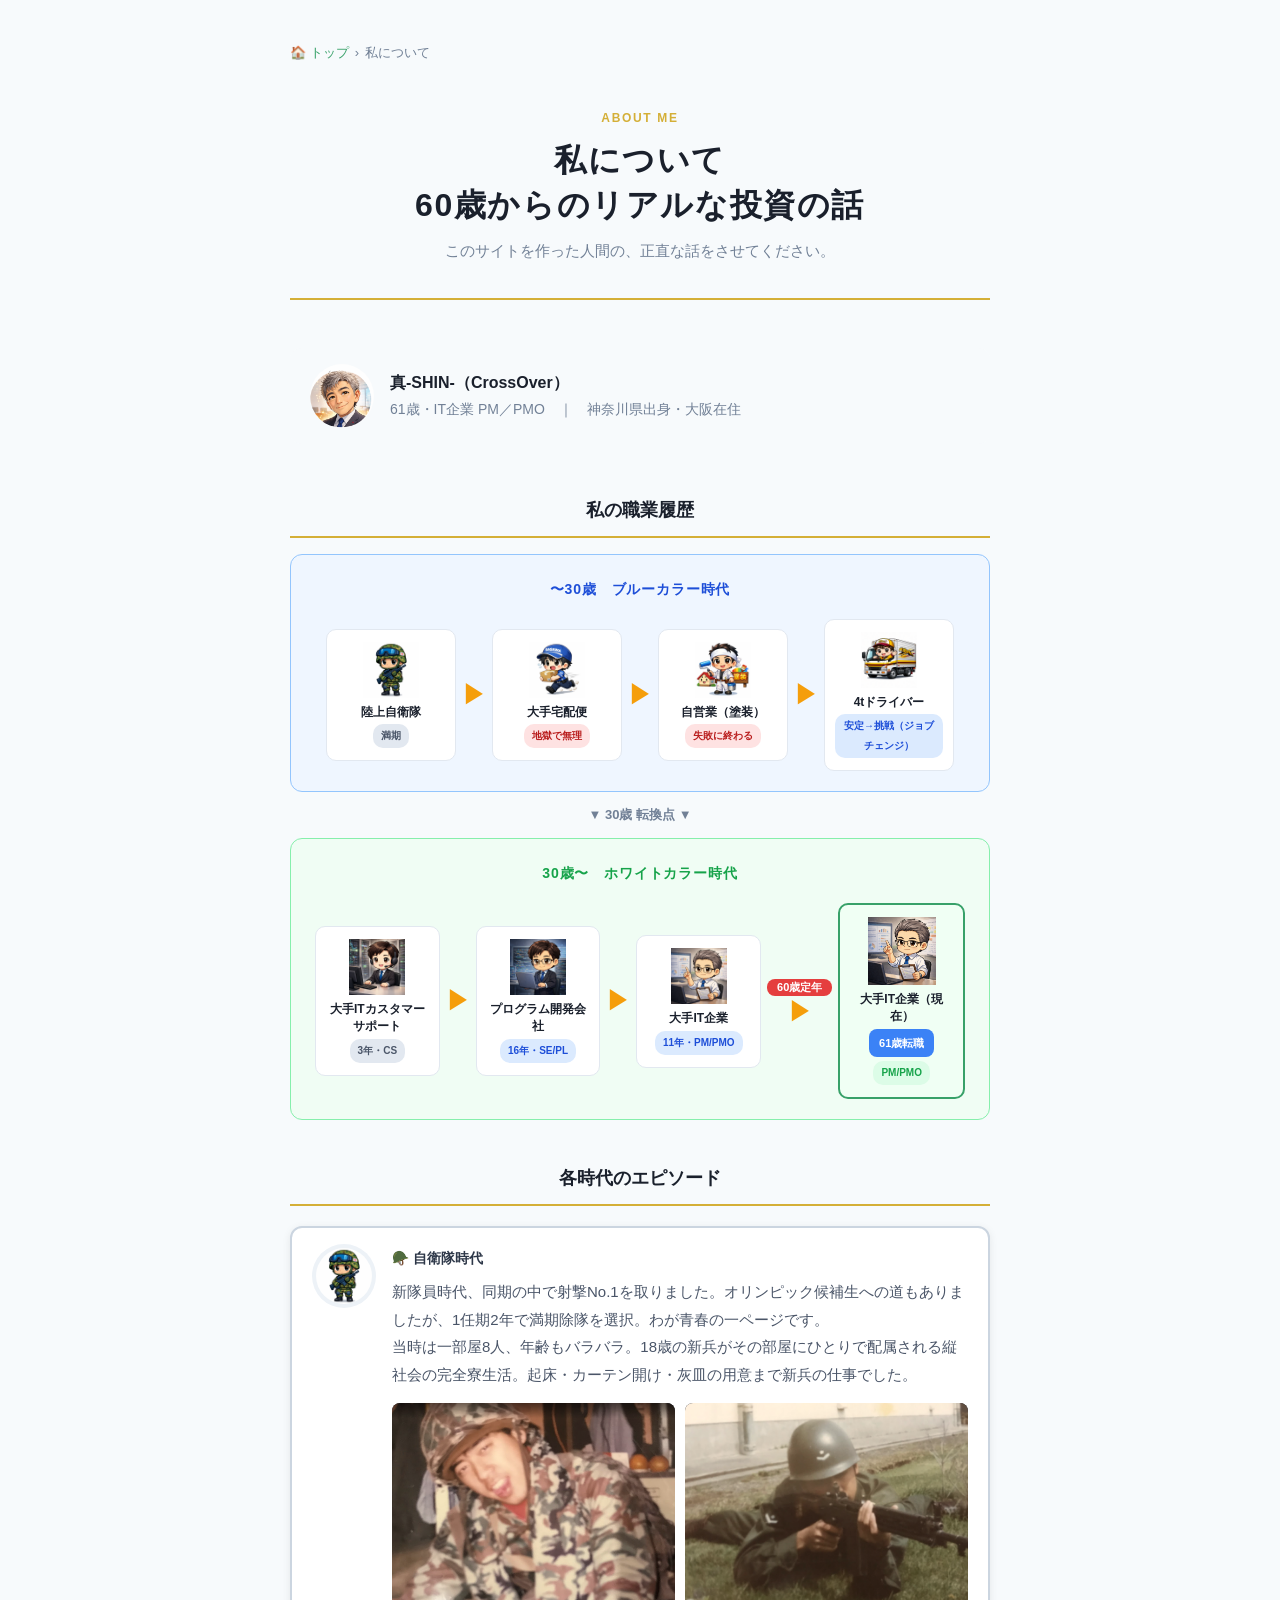
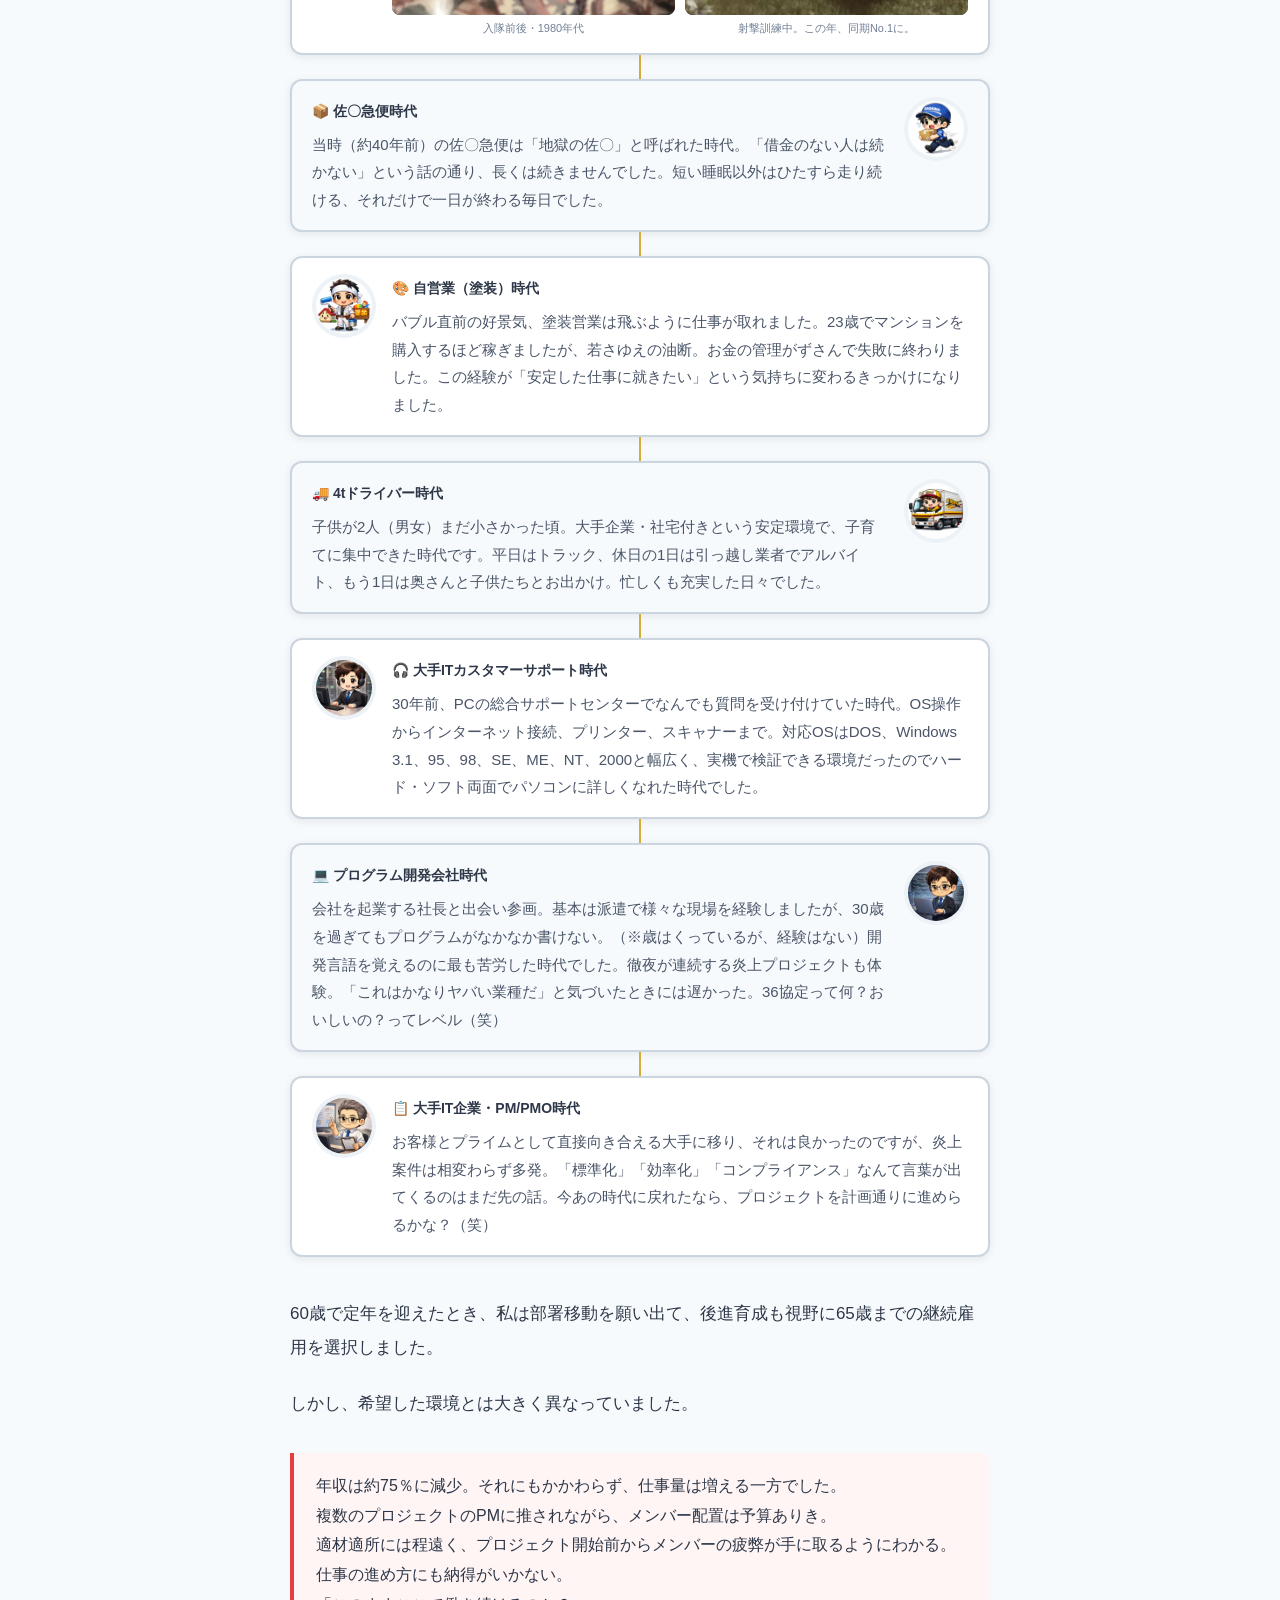
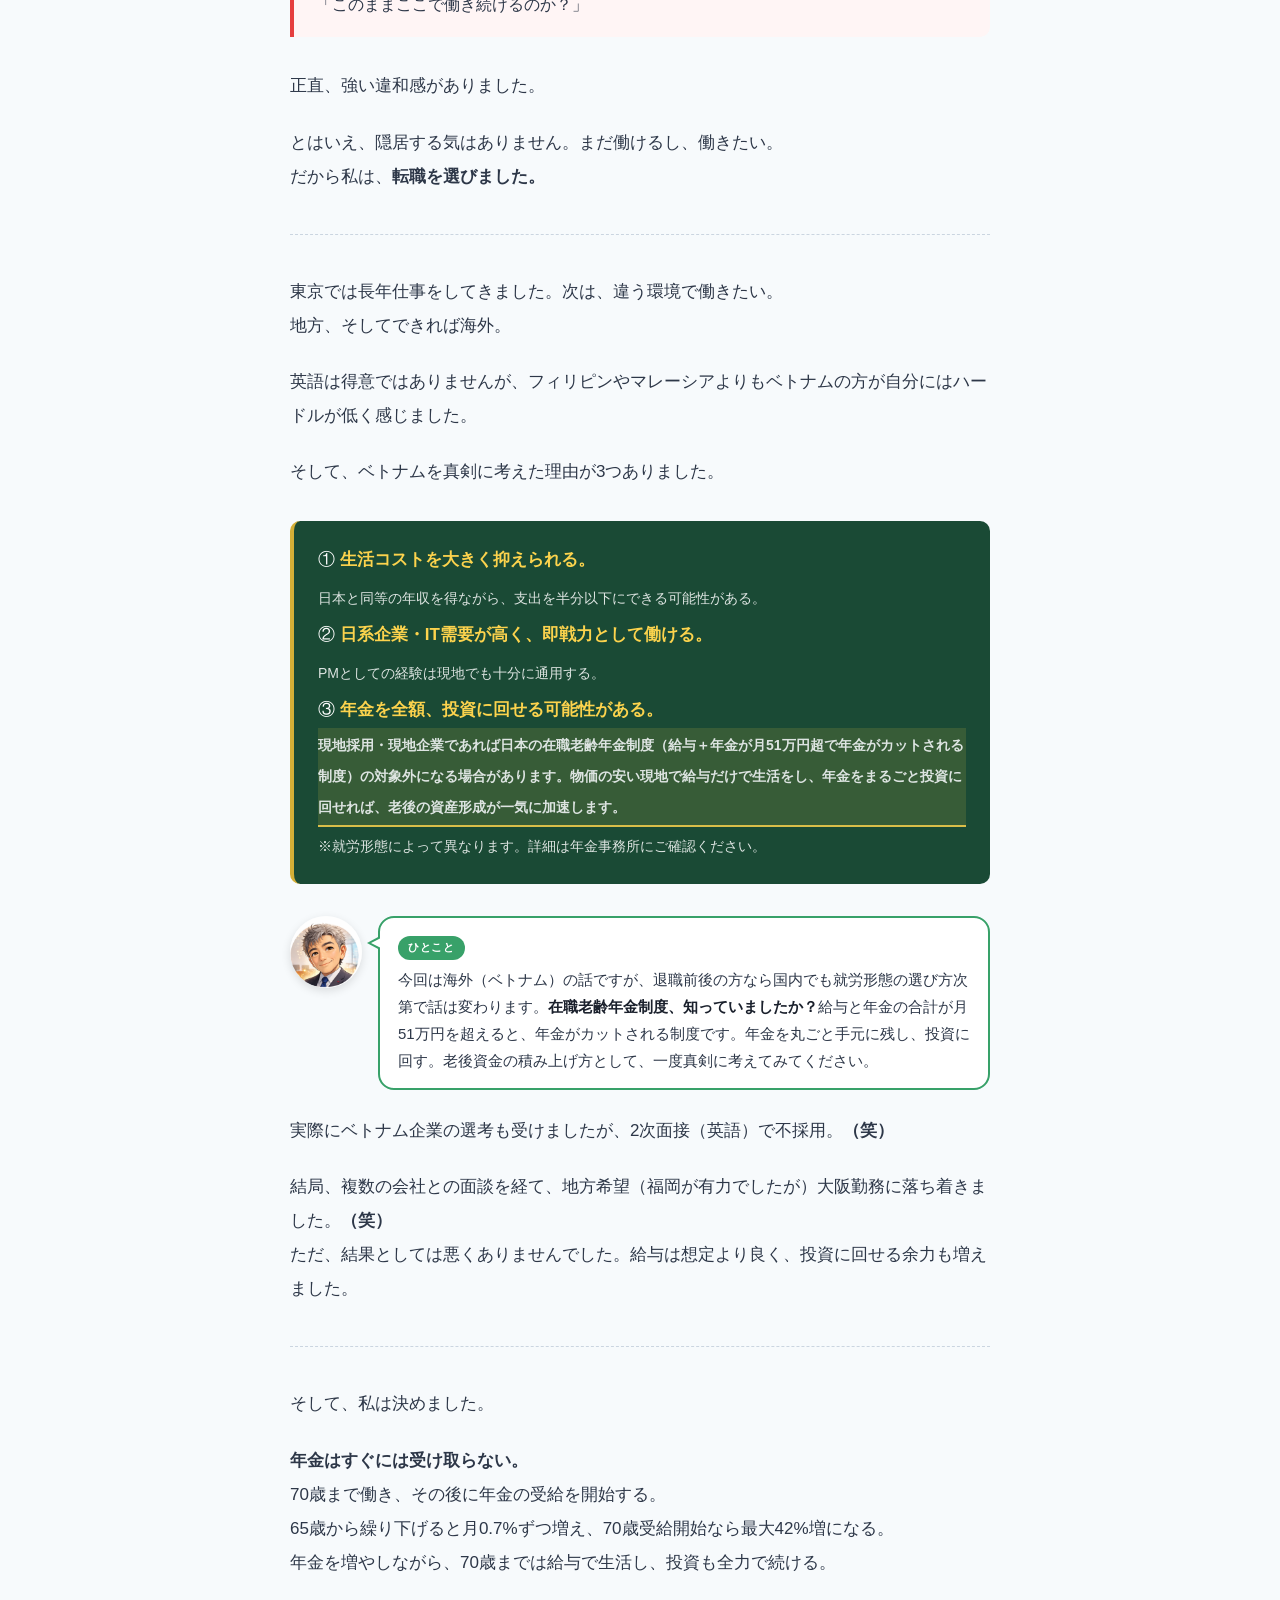
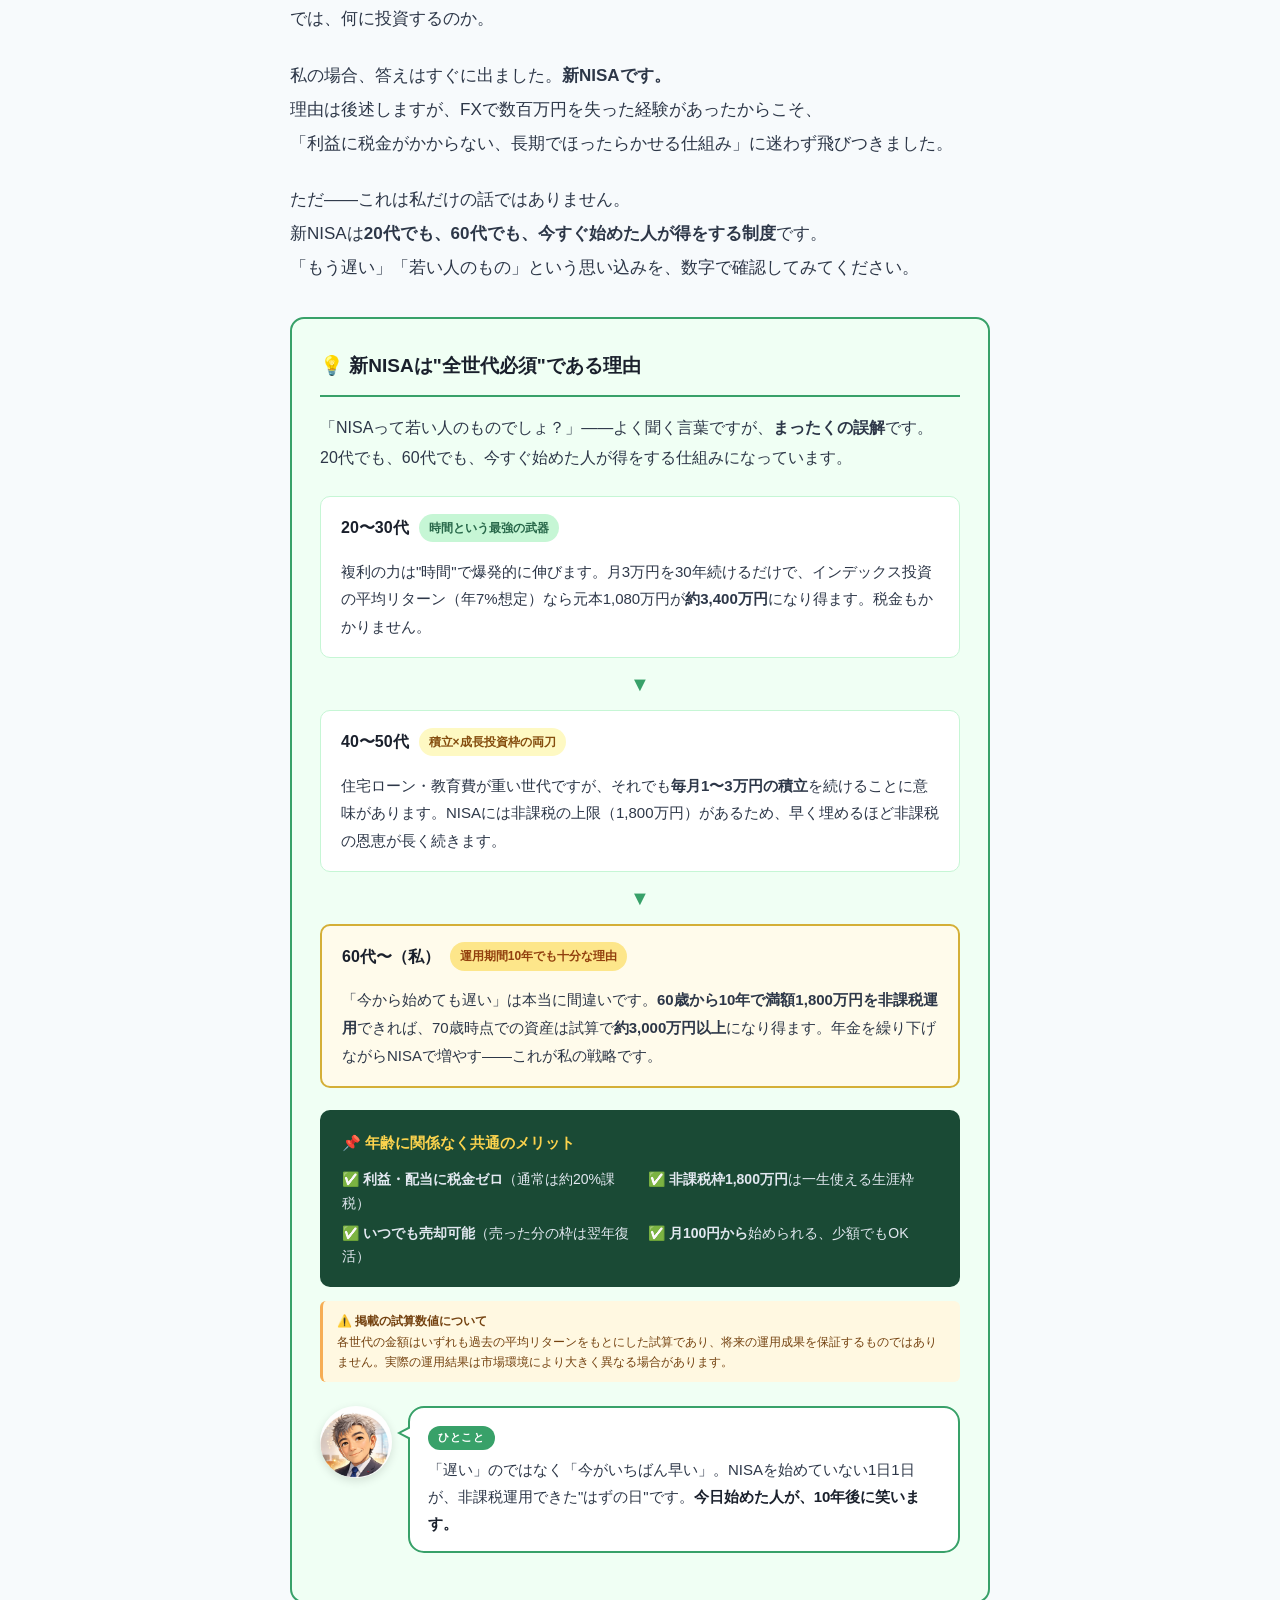
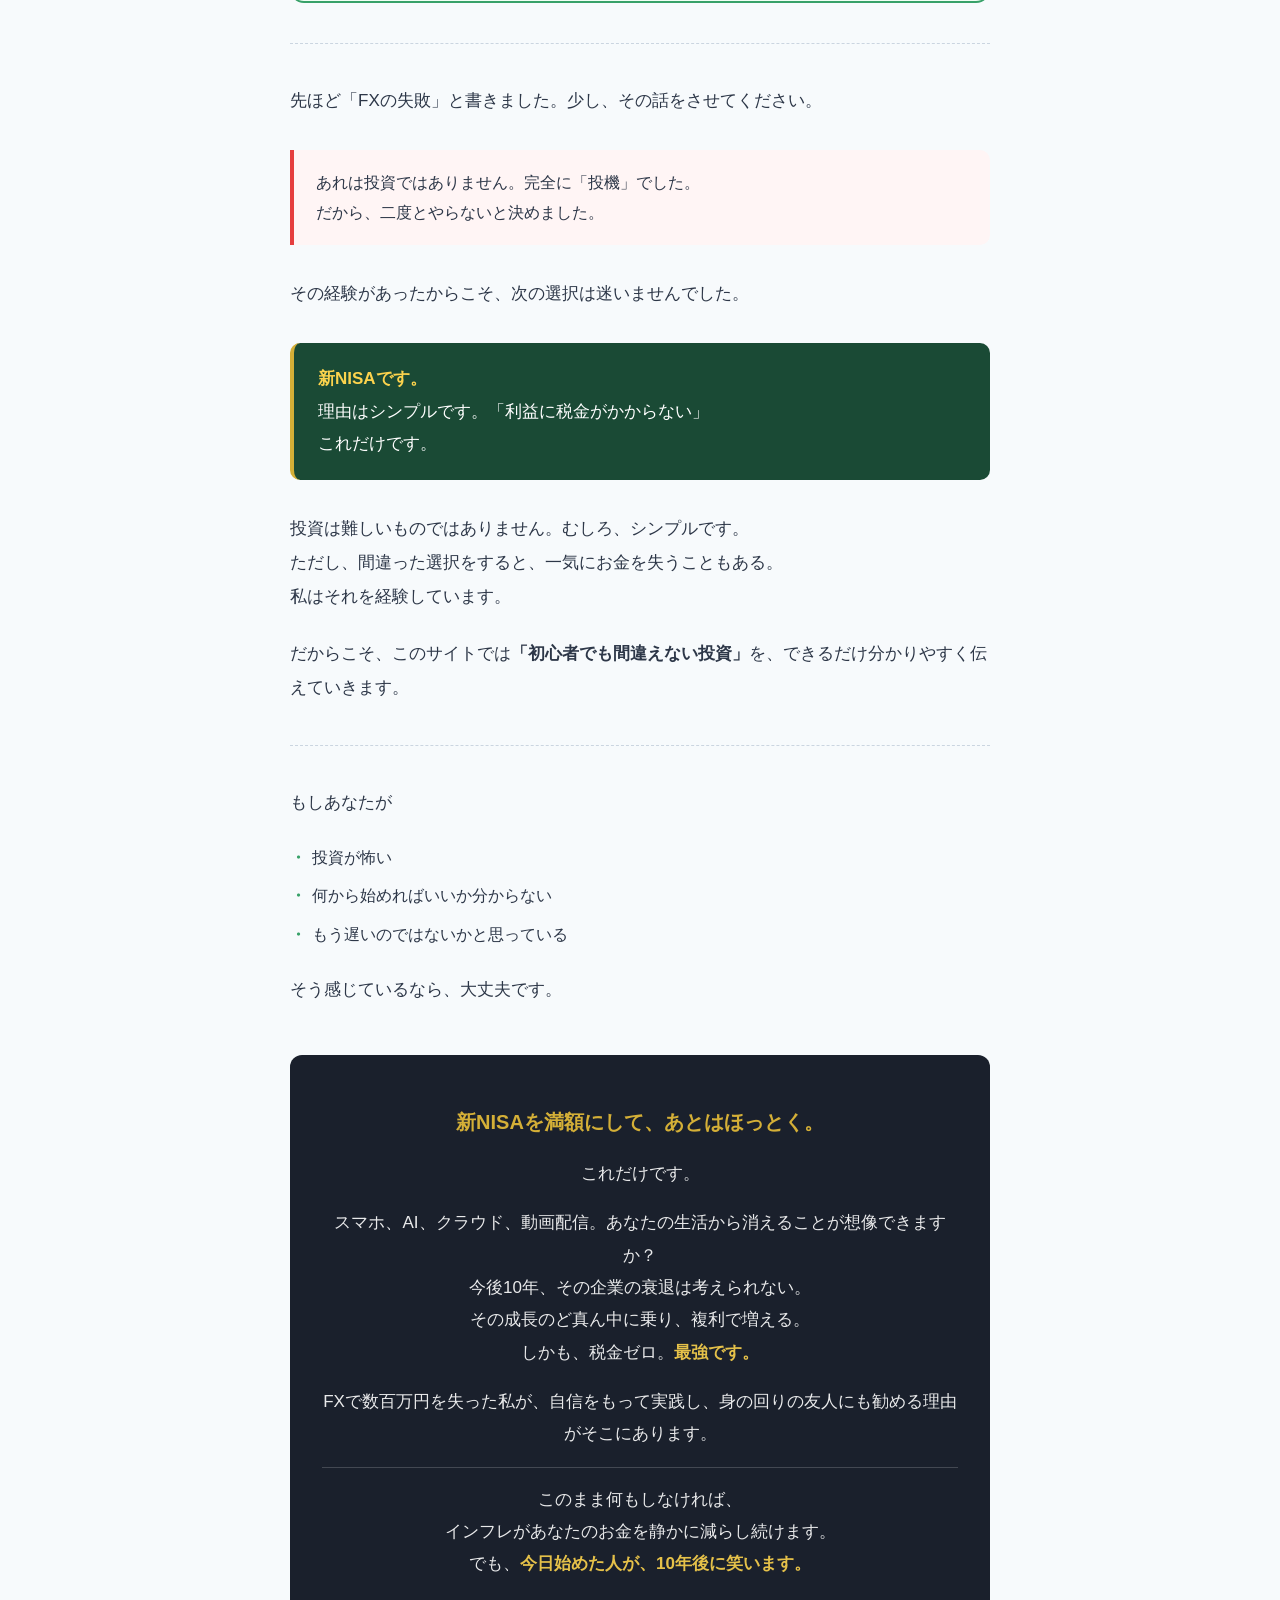
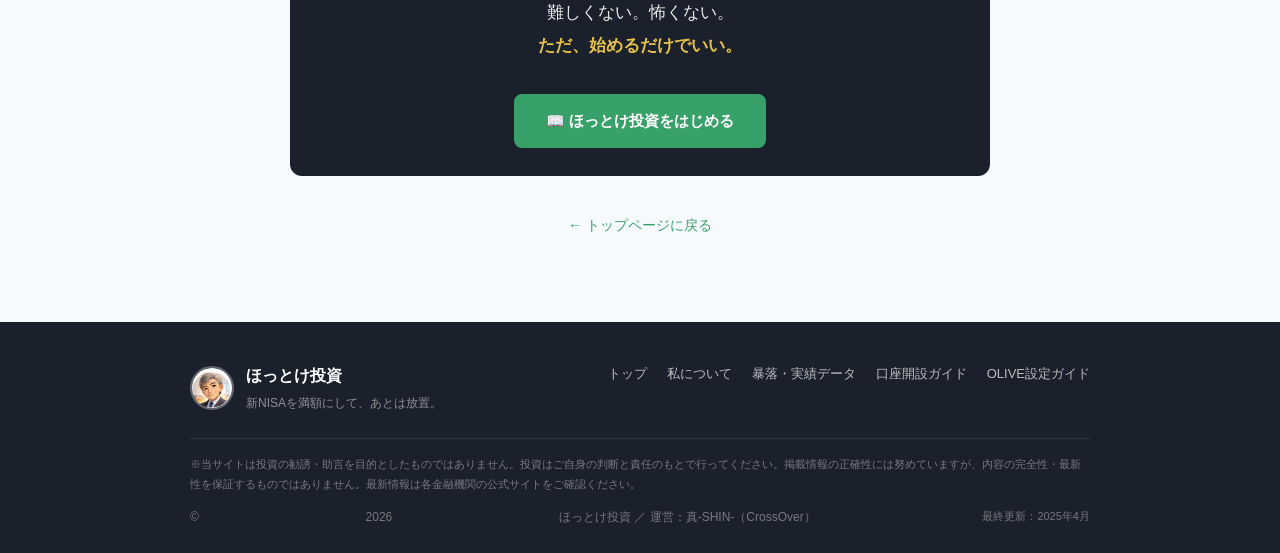
<file: about.html>
<!DOCTYPE html>
<html lang="ja">
<head>
  <meta charset="UTF-8">
  <meta name="viewport" content="width=device-width, initial-scale=1.0">
  <title>私について｜60歳からのリアルな投資の話 - 初心者のための新NISA完全ガイド</title>
  <meta name="description" content="60歳で転職・引越し・新NISAをスタート。FXで数百万の損失を経験したからこそ伝えられる、初心者でも間違えない投資の話。">
  <link rel="canonical" href="https://crossover4029-web.github.io/nisa-site/about.html">
  <meta property="og:type" content="article">
  <meta property="og:title" content="私について｜60歳からのリアルな投資の話 - 初心者のための新NISA完全ガイド">
  <meta property="og:description" content="60歳で転職・引越し・新NISAをスタート。FXで数百万の損失を経験したからこそ伝えられる、初心者でも間違えない投資の話。">
  <meta property="og:url" content="https://crossover4029-web.github.io/nisa-site/about.html">
  <meta property="og:image" content="https://crossover4029-web.github.io/nisa-site/img/nisa-1800man-taxfree-vs-tax-account.png">
  <link rel="stylesheet" href="css/style.css">
  <style>
    .about-wrap {
      max-width: 740px;
      margin: 40px auto 80px;
      padding: 0 20px;
      font-size: 17px;
      line-height: 2;
      color: #2d3748;
    }
    .breadcrumb { font-size: 13px; color: #718096; margin-bottom: 2.5rem; }
    .breadcrumb a { color: #38a169; text-decoration: none; }
    .breadcrumb a:hover { text-decoration: underline; }
    .breadcrumb span { margin: 0 6px; }

    .about-header { text-align: center; margin-bottom: 3rem; padding-bottom: 2rem; border-bottom: 2px solid #d4af37; }
    .about-header-eyebrow { font-size: 12px; letter-spacing: .14em; color: #d4af37; font-weight: 700; margin-bottom: .5rem; text-transform: uppercase; }
    .about-header h1 { font-size: clamp(1.6rem, 4vw, 2rem); font-weight: 700; color: #1a202c; margin-bottom: .5rem; line-height: 1.4; border: none; padding: 0; margin-top: 0; }
    .about-header h1::before { display: none; }
    .about-header-sub { font-size: 15px; color: #718096; }

    .about-profile-row { display: flex; align-items: center; gap: 16px; background: #f7fafc; border-radius: 12px; padding: 16px 20px; margin-bottom: 3rem; }
    .about-profile-row img { width: 64px; height: 64px; border-radius: 50%; object-fit: cover; flex-shrink: 0; }
    .about-profile-row-text { font-size: 14px; color: #718096; line-height: 1.7; }
    .about-profile-row-text strong { display: block; font-size: 16px; color: #1a202c; margin-bottom: 2px; }

    .about-body {
      width: 100%;
      box-sizing: border-box;
      align-self: stretch;
    }
    .about-body p { margin-bottom: 1.4rem; }
    .about-body p:last-child { margin-bottom: 0; }
    .about-divider { border: none; border-top: 1px dashed #cbd5e0; margin: 2.5rem 0; }

    .about-emphasis { background: #1a4a35; color: #fff; border-radius: 10px; padding: 20px 24px; margin: 2rem 0; font-size: 17px; line-height: 1.9; border-left: 4px solid #d4af37; }
    .about-emphasis strong { color: #fcd34d; }

    .about-failure { background: #fff5f5; border-left: 4px solid #e53e3e; border-radius: 0 10px 10px 0; padding: 18px 22px; margin: 2rem 0; font-size: 16px; line-height: 1.85; color: #2d3748; }

    .about-list { list-style: none; padding: 0; margin: 1rem 0 1.4rem; }
    .about-list li { padding-left: 1.4em; position: relative; margin-bottom: .4rem; font-size: 16px; }
    .about-list li::before { content: '・'; position: absolute; left: 0; color: #38a169; font-weight: bold; }

    .about-closing { background: #1a202c; color: #fff; border-radius: 12px; padding: 28px 32px; text-align: center; margin-top: 3rem; }
    .about-closing p { font-size: 17px; line-height: 1.9; opacity: .9; margin-bottom: 1rem; }
    .about-closing .closing-main { font-size: 20px; font-weight: 700; color: #d4af37; opacity: 1; }
    .about-cta-btn { display: inline-block; background: #38a169; color: #fff; font-weight: 700; font-size: 15px; padding: 12px 32px; border-radius: 8px; text-decoration: none; margin-top: 1rem; transition: opacity .2s; }
    .about-cta-btn:hover { opacity: .85; }
    .about-back { text-align: center; margin-top: 2rem; }
    .about-back a { font-size: 14px; color: #38a169; text-decoration: none; }
    .about-back a:hover { text-decoration: underline; }

    /* ── 写真ギャラリー ── */
    .episode-photos {
      display: grid;
      grid-template-columns: repeat(4, 1fr);
      gap: 10px;
      margin-top: 14px;
    }
    .episode-photo-item {
      display: flex;
      flex-direction: column;
      gap: 6px;
    }
    .photo-wrap {
      position: relative;
      overflow: hidden;
      border-radius: 8px;
      padding-top: 75%;
      background: #1a202c;
    }
    .photo-wrap img {
      position: absolute;
      top: 0; left: 0;
      width: 100%;
      height: 100%;
      object-fit: cover;
      object-position: center top;
      display: block;
      filter: sepia(20%);
    }
    .photo-caption {
      font-size: 11px;
      color: #718096;
      text-align: center;
      line-height: 1.4;
    }

    @media (max-width: 768px) {
      .episode-photos { grid-template-columns: repeat(2, 1fr); gap: 8px; }
    }
    .episode-timeline {
      margin: 0 0 2.5rem;
    }
    .episode-title {
      font-size: 18px;
      font-weight: 700;
      color: #1a202c;
      text-align: center;
      margin-bottom: 20px;
      padding-bottom: 8px;
      border-bottom: 2px solid #d4af37;
    }
    .episode-item {
      display: flex;
      align-items: flex-start;
      gap: 16px;
      background: #fff;
      border: 2px solid #cbd5e0;
      border-radius: 12px;
      padding: 16px 20px;
      box-shadow: 0 2px 8px rgba(0,0,0,0.08);
    }
    .episode-item.reverse {
      flex-direction: row-reverse;
      background: #f7fafc;
      border: 2px solid #cbd5e0;
    }
    .episode-icon {
      width: 64px;
      height: 64px;
      object-fit: contain;
      flex-shrink: 0;
      border-radius: 50%;
      background: #edf2f7;
      padding: 4px;
    }
    .episode-body { flex: 1; }
    .episode-label {
      font-size: 14px;
      font-weight: 700;
      color: #2d3748;
      margin-bottom: 6px;
    }
    .episode-body p {
      font-size: 15px;
      line-height: 1.85;
      color: #4a5568;
      margin: 0;
    }
    .episode-connector {
      width: 2px;
      height: 24px;
      background: #d4af37;
      margin: 0 auto;
    }

    @media (max-width: 768px) {
      /* エピソード */
      .episode-item,
      .episode-item.reverse {
        flex-direction: column;
        align-items: flex-start;
      }
      .episode-icon { width: 48px; height: 48px; }
      .episode-body p { font-size: 14px; }

      /* キャリア年表 */
      .career-block { padding: 14px 12px; }
      .career-block-title { font-size: 13px; }

      /* 4アイテムを2列に */
      .career-items { gap: 4px; }
      .career-item { min-width: 62px; max-width: 80px; padding: 8px 4px; }
      .career-item img { width: 38px; height: 38px; }
      .career-item-body strong { font-size: 10px; }
      .career-arrow-h, .career-arrow-symbol { font-size: 14px; }
      .career-event-badge { font-size: 9px; padding: 2px 5px; }

      /* プロフィール行 */
      .about-profile-row { flex-direction: column; text-align: center; }
    }
    .career-section {
      margin: 2rem 0 2.5rem;
      display: flex;
      flex-direction: column;
      align-items: center;
      gap: 0;
    }
    .career-section-title {
      font-size: 18px;
      font-weight: 700;
      color: #1a202c;
      text-align: center;
      margin-bottom: 16px;
      padding-bottom: 8px;
      border-bottom: 2px solid #d4af37;
      width: 100%;
    }
    .career-block {
      width: 100%;
      border-radius: 12px;
      padding: 20px 24px;
    }
    .career-block.blue-collar {
      background: #eff6ff;
      border: 1px solid #93c5fd;
    }
    .career-block.white-collar {
      background: #f0fdf4;
      border: 1px solid #86efac;
    }
    .career-block-title {
      font-size: 14px;
      font-weight: 700;
      letter-spacing: .06em;
      margin-bottom: 16px;
      text-align: center;
    }
    .blue-collar .career-block-title { color: #1d4ed8; }
    .white-collar .career-block-title { color: #16a34a; }

    .career-items {
      display: flex;
      align-items: center;
      justify-content: center;
      flex-wrap: wrap;
      gap: 6px;
    }
    .career-item {
      display: flex;
      flex-direction: column;
      align-items: center;
      text-align: center;
      gap: 6px;
      background: #fff;
      border-radius: 10px;
      padding: 12px 10px;
      border: 1px solid #e2e8f0;
      min-width: 90px;
      flex: 1;
      max-width: 130px;
    }
    .career-item.current {
      border: 2px solid #38a169;
      background: #f0fff4;
    }
    .career-item img {
      width: 56px;
      height: 56px;
      object-fit: contain;
    }
    .career-item-body {
      display: flex;
      flex-direction: column;
      gap: 4px;
      align-items: center;
    }
    .career-item-body strong {
      font-size: 12px;
      color: #1a202c;
      line-height: 1.4;
    }
    .career-badge {
      display: inline-block;
      font-size: 10px;
      font-weight: 700;
      padding: 2px 8px;
      border-radius: 10px;
      background: #e2e8f0;
      color: #4a5568;
    }
    .career-badge.red   { background: #fee2e2; color: #b91c1c; }
    .career-badge.blue  { background: #dbeafe; color: #1d4ed8; }
    .career-badge.green { background: #dcfce7; color: #16a34a; }

    /* 横矢印 */
    .career-arrow-h {
      font-size: 24px;
      color: #f59e0b;
      font-weight: 900;
      flex-shrink: 0;
      line-height: 1;
    }

    /* イベント付き矢印（60歳定年） */
    .career-arrow-event {
      display: flex;
      flex-direction: column;
      align-items: center;
      gap: 4px;
      flex-shrink: 0;
    }
    .career-arrow-symbol {
      font-size: 24px;
      color: #f59e0b;
      font-weight: 900;
      line-height: 1;
    }

    /* イベントバッジ */
    .career-event-badge {
      display: inline-block;
      font-size: 11px;
      font-weight: 700;
      padding: 3px 10px;
      border-radius: 8px;
      white-space: nowrap;
    }
    .career-event-red  { background: #e53e3e; color: #fff; }
    .career-event-blue { background: #3b82f6; color: #fff; }

    /* ── 新NISAは"全世代必須"ブロック ── */
    .nisa-allgen-block {
      background: #f0fff4;
      border: 2px solid #38a169;
      border-radius: 14px;
      padding: 28px 28px 24px;
      margin: 2rem 0;
    }
    .nisa-allgen-title {
      font-size: 19px;
      font-weight: 700;
      color: #1a202c;
      margin-bottom: 1rem;
      padding-bottom: 10px;
      border-bottom: 2px solid #38a169;
    }
    .nisa-allgen-lead {
      font-size: 16px;
      line-height: 1.9;
      color: #2d3748;
      margin-bottom: 1.4rem;
    }
    .nisa-allgen-cards {
      display: flex;
      flex-direction: column;
      gap: 0;
    }
    .nisa-allgen-card {
      background: #fff;
      border: 1px solid #c6f6d5;
      border-radius: 10px;
      padding: 16px 20px;
      font-size: 15px;
      line-height: 1.85;
      color: #2d3748;
    }
    .nisa-allgen-card.active {
      border: 2px solid #d4af37;
      background: #fffbeb;
    }
    .nisa-allgen-card-head {
      display: flex;
      align-items: center;
      gap: 10px;
      margin-bottom: 8px;
      flex-wrap: wrap;
    }
    .nisa-allgen-age {
      font-size: 16px;
      font-weight: 700;
      color: #1a202c;
    }
    .nisa-allgen-tag {
      font-size: 12px;
      font-weight: 700;
      padding: 3px 10px;
      border-radius: 20px;
    }
    .nisa-allgen-tag.green  { background: #c6f6d5; color: #276749; }
    .nisa-allgen-tag.yellow { background: #fef9c3; color: #854d0e; }
    .nisa-allgen-tag.gold   { background: #fde68a; color: #92400e; }
    .nisa-allgen-connector {
      text-align: center;
      color: #38a169;
      font-size: 20px;
      font-weight: 700;
      padding: 6px 0;
    }
    .nisa-allgen-merit {
      background: #1a4a35;
      color: #fff;
      border-radius: 10px;
      padding: 18px 22px;
      margin-top: 1.4rem;
    }
    .nisa-allgen-merit-title {
      font-size: 15px;
      font-weight: 700;
      color: #fcd34d;
      margin-bottom: 10px;
    }
    .nisa-allgen-merit-list {
      list-style: none;
      padding: 0;
      margin: 0;
      display: grid;
      grid-template-columns: 1fr 1fr;
      gap: 6px 16px;
    }
    .nisa-allgen-merit-list li {
      font-size: 14px;
      line-height: 1.7;
      color: #e2e8f0;
    }
    @media (max-width: 600px) {
      .nisa-allgen-block { padding: 20px 16px; }
      .nisa-allgen-merit-list { grid-template-columns: 1fr; }
    }

    /* 転換点矢印 */
    .career-turn {
      font-size: 13px;
      font-weight: 700;
      color: #718096;
      padding: 10px 0;
      text-align: center;
    }

  </style>
</head>
<body>

  <div class="about-wrap">

    <div class="breadcrumb">
      <a href="./index.html">🏠 トップ</a><span>›</span>私について
    </div>

    <div class="about-header">
      <div class="about-header-eyebrow">About Me</div>
      <h1>私について<br>60歳からのリアルな投資の話</h1>
      <div class="about-header-sub">このサイトを作った人間の、正直な話をさせてください。</div>
    </div>

    <div class="about-profile-row">
      <img src="img/chara-smile.png" alt="プロフィールアイコン">
      <div class="about-profile-row-text">
        <strong>真-SHIN-（CrossOver）</strong>
        61歳・IT企業 PM／PMO　｜　神奈川県出身・大阪在住
      </div>
    </div>

    <!-- キャリア年表 -->
    <div class="career-section">
      <div class="career-section-title">私の職業履歴</div>

      <!-- ブルーカラー -->
      <div class="career-block blue-collar">
        <div class="career-block-title">〜30歳　ブルーカラー時代</div>
        <div class="career-items">
          <div class="career-item">
            <img src="img/jgsdf-chibi-soldier-icon-camouflage-fullgear.png" alt="自衛隊">
            <div class="career-item-body">
              <strong>陸上自衛隊</strong>
              <span class="career-badge">満期</span>
            </div>
          </div>
          <div class="career-arrow-h">▶</div>
          <div class="career-item">
            <img src="img/sagawa-sales-driver-chibi-running-delivery-icon.png" alt="宅配便">
            <div class="career-item-body">
              <strong>大手宅配便</strong>
              <span class="career-badge red">地獄で無理</span>
            </div>
          </div>
          <div class="career-arrow-h">▶</div>
          <div class="career-item">
            <img src="img/gaiheki-tosou-young-president-character-chibi.png" alt="自営業">
            <div class="career-item-body">
              <strong>自営業（塗装）</strong>
              <span class="career-badge red">失敗に終わる</span>
            </div>
          </div>
          <div class="career-arrow-h">▶</div>
          <div class="career-item">
            <img src="img/4t-truck-driver-chibi-leopard-logistics-japan-delivery-icon.png" alt="トラックドライバー">
            <div class="career-item-body">
              <strong>4tドライバー</strong>
              <span class="career-badge blue">安定→挑戦（ジョブチェンジ）</span>
            </div>
          </div>
        </div>
      </div>

      <div class="career-turn">▼ 30歳 転換点 ▼</div>

      <!-- ホワイトカラー -->
      <div class="career-block white-collar">
        <div class="career-block-title">30歳〜　ホワイトカラー時代</div>
        <div class="career-items">
          <div class="career-item">
            <img src="img/call-center-it-support-headset-server-chibi-character.png" alt="カスタマーサポート">
            <div class="career-item-body">
              <strong>大手ITカスタマーサポート</strong>
              <span class="career-badge">3年・CS</span>
            </div>
          </div>
          <div class="career-arrow-h">▶</div>
          <div class="career-item">
            <img src="img/software-engineer-programmer-laptop-chibi-character.png" alt="SE">
            <div class="career-item-body">
              <strong>プログラム開発会社</strong>
              <span class="career-badge blue">16年・SE/PL</span>
            </div>
          </div>
          <div class="career-arrow-h">▶</div>
          <div class="career-item">
            <img src="img/project-manager-50s-gray-hair-chibi-character.png" alt="PM">
            <div class="career-item-body">
              <strong>大手IT企業</strong>
              <span class="career-badge blue">11年・PM/PMO</span>
            </div>
          </div>
          <!-- ② 60歳定年バッジ付き矢印 -->
          <div class="career-arrow-h career-arrow-event">
            <span class="career-event-badge career-event-red">60歳定年</span>
            <span class="career-arrow-symbol">▶</span>
          </div>
          <div class="career-item current">
            <img src="img/project-manager-50s-gray-hair-chibi-character.png" alt="現在" style="width:68px;height:68px;">
            <div class="career-item-body">
              <strong>大手IT企業（現在）</strong>
              <span class="career-event-badge career-event-blue">61歳転職</span>
              <span class="career-badge green">PM/PMO</span>
            </div>
          </div>
        </div>
      </div>

    </div>

    <!-- エピソードタイムライン -->
    <div class="episode-timeline">
      <div class="episode-title">各時代のエピソード</div>

      <div class="episode-item">
        <img src="img/jgsdf-chibi-soldier-icon-camouflage-fullgear.png" alt="自衛隊" class="episode-icon">
        <div class="episode-body">
          <div class="episode-label">🪖 自衛隊時代</div>
          <p>新隊員時代、同期の中で射撃No.1を取りました。オリンピック候補生への道もありましたが、1任期2年で満期除隊を選択。わが青春の一ページです。<br>
          当時は一部屋8人、年齢もバラバラ。18歳の新兵がその部屋にひとりで配属される縦社会の完全寮生活。起床・カーテン開け・灰皿の用意まで新兵の仕事でした。</p>

          <!-- 写真ギャラリー -->
          <div class="episode-photos" style="grid-template-columns: repeat(2, 1fr);">
            <div class="episode-photo-item">
              <div class="photo-wrap">
                <img src="img/jgsdf-youth-truck-operation-1980s.jpg" alt="自衛隊時代・若き日">
              </div>
              <div class="photo-caption">入隊前後・1980年代</div>
            </div>
            <div class="episode-photo-item">
              <div class="photo-wrap">
                <img src="img/jgsdf-rifle-training-prone-position.jpg" alt="射撃訓練">
              </div>
              <div class="photo-caption">射撃訓練中。この年、同期No.1に。</div>
            </div>
          </div>
        </div>
      </div>

      <div class="episode-connector"></div>

      <div class="episode-item reverse">
        <img src="img/sagawa-sales-driver-chibi-running-delivery-icon.png" alt="佐〇急便" class="episode-icon">
        <div class="episode-body">
          <div class="episode-label">📦 佐〇急便時代</div>
          <p>当時（約40年前）の佐〇急便は「地獄の佐〇」と呼ばれた時代。「借金のない人は続かない」という話の通り、長くは続きませんでした。短い睡眠以外はひたすら走り続ける、それだけで一日が終わる毎日でした。</p>
        </div>
      </div>

      <div class="episode-connector"></div>

      <div class="episode-item">
        <img src="img/gaiheki-tosou-young-president-character-chibi.png" alt="自営業" class="episode-icon">
        <div class="episode-body">
          <div class="episode-label">🎨 自営業（塗装）時代</div>
          <p>バブル直前の好景気、塗装営業は飛ぶように仕事が取れました。23歳でマンションを購入するほど稼ぎましたが、若さゆえの油断。お金の管理がずさんで失敗に終わりました。この経験が「安定した仕事に就きたい」という気持ちに変わるきっかけになりました。</p>
        </div>
      </div>

      <div class="episode-connector"></div>

      <div class="episode-item reverse">
        <img src="img/4t-truck-driver-chibi-leopard-logistics-japan-delivery-icon.png" alt="4tドライバー" class="episode-icon">
        <div class="episode-body">
          <div class="episode-label">🚚 4tドライバー時代</div>
          <p>子供が2人（男女）まだ小さかった頃。大手企業・社宅付きという安定環境で、子育てに集中できた時代です。平日はトラック、休日の1日は引っ越し業者でアルバイト、もう1日は奥さんと子供たちとお出かけ。忙しくも充実した日々でした。</p>
        </div>
      </div>

      <div class="episode-connector"></div>

      <div class="episode-item">
        <img src="img/call-center-it-support-headset-server-chibi-character.png" alt="カスタマーサポート" class="episode-icon">
        <div class="episode-body">
          <div class="episode-label">🎧 大手ITカスタマーサポート時代</div>
          <p>30年前、PCの総合サポートセンターでなんでも質問を受け付けていた時代。OS操作からインターネット接続、プリンター、スキャナーまで。対応OSはDOS、Windows 3.1、95、98、SE、ME、NT、2000と幅広く、実機で検証できる環境だったのでハード・ソフト両面でパソコンに詳しくなれた時代でした。</p>
        </div>
      </div>

      <div class="episode-connector"></div>

      <div class="episode-item reverse">
        <img src="img/software-engineer-programmer-laptop-chibi-character.png" alt="SE" class="episode-icon">
        <div class="episode-body">
          <div class="episode-label">💻 プログラム開発会社時代</div>
          <p>会社を起業する社長と出会い参画。基本は派遣で様々な現場を経験しましたが、30歳を過ぎてもプログラムがなかなか書けない。（※歳はくっているが、経験はない）開発言語を覚えるのに最も苦労した時代でした。徹夜が連続する炎上プロジェクトも体験。「これはかなりヤバい業種だ」と気づいたときには遅かった。36協定って何？おいしいの？ってレベル（笑）</p>
        </div>
      </div>

      <div class="episode-connector"></div>

      <div class="episode-item">
        <img src="img/project-manager-50s-gray-hair-chibi-character.png" alt="PM" class="episode-icon">
        <div class="episode-body">
          <div class="episode-label">📋 大手IT企業・PM/PMO時代</div>
          <p>お客様とプライムとして直接向き合える大手に移り、それは良かったのですが、炎上案件は相変わらず多発。「標準化」「効率化」「コンプライアンス」なんて言葉が出てくるのはまだ先の話。今あの時代に戻れたなら、プロジェクトを計画通りに進めらるかな？（笑）</p>
        </div>
      </div>

    </div>

    <div class="about-body">

      <p>60歳で定年を迎えたとき、私は部署移動を願い出て、後進育成も視野に65歳までの継続雇用を選択しました。</p>
      <p>しかし、希望した環境とは大きく異なっていました。</p>

      <div class="about-failure">
        年収は約75％に減少。それにもかかわらず、仕事量は増える一方でした。<br>
        複数のプロジェクトのPMに推されながら、メンバー配置は予算ありき。<br>
        適材適所には程遠く、プロジェクト開始前からメンバーの疲弊が手に取るようにわかる。<br>
        仕事の進め方にも納得がいかない。<br>
        「このままここで働き続けるのか？」
      </div>

      <p>正直、強い違和感がありました。</p>
      <p>とはいえ、隠居する気はありません。まだ働けるし、働きたい。<br>
      だから私は、<strong>転職を選びました。</strong></p>

      <hr class="about-divider">

      <p>東京では長年仕事をしてきました。次は、違う環境で働きたい。<br>
      地方、そしてできれば海外。</p>
      <p>英語は得意ではありませんが、フィリピンやマレーシアよりもベトナムの方が自分にはハードルが低く感じました。</p>
      <p>そして、ベトナムを真剣に考えた理由が3つありました。</p>

      <div class="about-emphasis">
        <ul style="list-style:none; padding:0; margin:0; line-height:2.2;">
          <li>① <strong>生活コストを大きく抑えられる。</strong><br>
          <span style="font-size:14px; opacity:.85;">日本と同等の年収を得ながら、支出を半分以下にできる可能性がある。</span></li>
          <li>② <strong>日系企業・IT需要が高く、即戦力として働ける。</strong><br>
          <span style="font-size:14px; opacity:.85;">PMとしての経験は現地でも十分に通用する。</span></li>
          <li>③ <strong>年金を全額、投資に回せる可能性がある。</strong><br>
          <span style="font-size:14px; opacity:.85;">
            <span style="display:inline-block; background:rgba(252,211,77,0.15); border-bottom:2px solid #fcd34d; padding:2px 0; font-weight:700; color:#fff;">現地採用・現地企業であれば日本の在職老齢年金制度（給与＋年金が月51万円超で年金がカットされる制度）の対象外になる場合があります。物価の安い現地で給与だけで生活をし、年金をまるごと投資に回せれば、老後の資産形成が一気に加速します。</span><br>
            ※就労形態によって異なります。詳細は年金事務所にご確認ください。
          </span></li>
        </ul>
      </div>

      <!-- キャラ吹き出し：在職老齢年金制度 -->
      <div class="chara-balloon right type-point" style="margin: 1.5rem 0;">
        <img src="img/chara-smile.png" alt="運営者" class="chara-balloon-icon">
        <div class="chara-balloon-body">
          <span class="balloon-label">ひとこと</span><br>
          今回は海外（ベトナム）の話ですが、退職前後の方なら国内でも就労形態の選び方次第で話は変わります。<strong>在職老齢年金制度、知っていましたか？</strong>給与と年金の合計が月51万円を超えると、年金がカットされる制度です。年金を丸ごと手元に残し、投資に回す。老後資金の積み上げ方として、一度真剣に考えてみてください。
        </div>
      </div>

      <p>実際にベトナム企業の選考も受けましたが、2次面接（英語）で不採用。<strong>（笑）</strong></p>
      <p>結局、複数の会社との面談を経て、地方希望（福岡が有力でしたが）大阪勤務に落ち着きました。<strong>（笑）</strong><br>
      ただ、結果としては悪くありませんでした。給与は想定より良く、投資に回せる余力も増えました。</p>

      <hr class="about-divider">

      <p>そして、私は決めました。</p>
      <p><strong>年金はすぐには受け取らない。</strong><br>
      70歳まで働き、その後に年金の受給を開始する。<br>
      65歳から繰り下げると月0.7%ずつ増え、70歳受給開始なら最大42%増になる。<br>
      年金を増やしながら、70歳までは給与で生活し、投資も全力で続ける。</p>
      <p>では、何に投資するのか。</p>

      <p>私の場合、答えはすぐに出ました。<strong>新NISAです。</strong><br>
      理由は後述しますが、FXで数百万円を失った経験があったからこそ、<br>
      「利益に税金がかからない、長期でほったらかせる仕組み」に迷わず飛びつきました。</p>

      <p>ただ——これは私だけの話ではありません。<br>
      新NISAは<strong>20代でも、60代でも、今すぐ始めた人が得をする制度</strong>です。<br>
      「もう遅い」「若い人のもの」という思い込みを、数字で確認してみてください。</p>

      <!-- ★ TODO① 新NISAは"全世代必須"ブロック ここから -->
      <div class="nisa-allgen-block">
        <div class="nisa-allgen-title">💡 新NISAは"全世代必須"である理由</div>

        <p class="nisa-allgen-lead">
          「NISAって若い人のものでしょ？」——よく聞く言葉ですが、<strong>まったくの誤解</strong>です。<br>
          20代でも、60代でも、今すぐ始めた人が得をする仕組みになっています。
        </p>

        <div class="nisa-allgen-cards">

          <div class="nisa-allgen-card">
            <div class="nisa-allgen-card-head">
              <span class="nisa-allgen-age">20〜30代</span>
              <span class="nisa-allgen-tag green">時間という最強の武器</span>
            </div>
            <p>複利の力は"時間"で爆発的に伸びます。月3万円を30年続けるだけで、インデックス投資の平均リターン（年7%想定）なら元本1,080万円が<strong>約3,400万円</strong>になり得ます。税金もかかりません。</p>
          </div>

          <div class="nisa-allgen-connector">▼</div>

          <div class="nisa-allgen-card">
            <div class="nisa-allgen-card-head">
              <span class="nisa-allgen-age">40〜50代</span>
              <span class="nisa-allgen-tag yellow">積立×成長投資枠の両刀</span>
            </div>
            <p>住宅ローン・教育費が重い世代ですが、それでも<strong>毎月1〜3万円の積立</strong>を続けることに意味があります。NISAには非課税の上限（1,800万円）があるため、早く埋めるほど非課税の恩恵が長く続きます。</p>
          </div>

          <div class="nisa-allgen-connector">▼</div>

          <div class="nisa-allgen-card active">
            <div class="nisa-allgen-card-head">
              <span class="nisa-allgen-age">60代〜（私）</span>
              <span class="nisa-allgen-tag gold">運用期間10年でも十分な理由</span>
            </div>
            <p>「今から始めても遅い」は本当に間違いです。<strong>60歳から10年で満額1,800万円を非課税運用</strong>できれば、70歳時点での資産は試算で<strong>約3,000万円以上</strong>になり得ます。年金を繰り下げながらNISAで増やす——これが私の戦略です。</p>
          </div>

        </div>

        <!-- 共通メリット帯 -->
        <div class="nisa-allgen-merit">
          <div class="nisa-allgen-merit-title">📌 年齢に関係なく共通のメリット</div>
          <ul class="nisa-allgen-merit-list">
            <li>✅ <strong>利益・配当に税金ゼロ</strong>（通常は約20%課税）</li>
            <li>✅ <strong>非課税枠1,800万円</strong>は一生使える生涯枠</li>
            <li>✅ <strong>いつでも売却可能</strong>（売った分の枠は翌年復活）</li>
            <li>✅ <strong>月100円から</strong>始められる、少額でもOK</li>
          </ul>
        </div>


        <!-- 試算注記 -->
        <div style="background:#fff8e1; border-left:3px solid #f6ad55; border-radius:6px; padding:10px 14px; margin-top:14px; font-size:12px; color:#744210; line-height:1.7;">
          ⚠️ <strong>掲載の試算数値について</strong><br>
          各世代の金額はいずれも過去の平均リターンをもとにした試算であり、将来の運用成果を保証するものではありません。実際の運用結果は市場環境により大きく異なる場合があります。
        </div>

        <!-- キャラ吹き出し -->
        <div class="chara-balloon right type-point" style="margin-top: 1.5rem;">
          <img src="img/chara-smile.png" alt="運営者" class="chara-balloon-icon">
          <div class="chara-balloon-body">
            <span class="balloon-label">ひとこと</span><br>
            「遅い」のではなく「今がいちばん早い」。NISAを始めていない1日1日が、非課税運用できた"はずの日"です。<strong>今日始めた人が、10年後に笑います。</strong>
          </div>
        </div>

      </div>
      <!-- ★ TODO① ここまで -->

      <hr class="about-divider">

      <p>先ほど「FXの失敗」と書きました。少し、その話をさせてください。</p>

      <div class="about-failure">
        あれは投資ではありません。完全に「投機」でした。<br>
        だから、二度とやらないと決めました。
      </div>

      <p>その経験があったからこそ、次の選択は迷いませんでした。</p>

      <div class="about-emphasis">
        <strong>新NISAです。</strong><br>
        理由はシンプルです。「利益に税金がかからない」<br>
        これだけです。
      </div>

      <p>投資は難しいものではありません。むしろ、シンプルです。<br>
      ただし、間違った選択をすると、一気にお金を失うこともある。<br>
      私はそれを経験しています。</p>
      <p>だからこそ、このサイトでは<strong>「初心者でも間違えない投資」</strong>を、できるだけ分かりやすく伝えていきます。</p>

      <hr class="about-divider">

      <p>もしあなたが</p>
      <ul class="about-list">
        <li>投資が怖い</li>
        <li>何から始めればいいか分からない</li>
        <li>もう遅いのではないかと思っている</li>
      </ul>
      <p>そう感じているなら、大丈夫です。</p>

    </div>

    <div class="about-closing">
      <p class="closing-main">新NISAを満額にして、あとはほっとく。</p>
      <p>これだけです。</p>
      <p>
        スマホ、AI、クラウド、動画配信。あなたの生活から消えることが想像できますか？<br>
        今後10年、その企業の衰退は考えられない。<br>
        その成長のど真ん中に乗り、複利で増える。<br>
        しかも、税金ゼロ。<strong style="color:#fcd34d;">最強です。</strong>
      </p>
      <p>
        FXで数百万円を失った私が、自信をもって実践し、身の回りの友人にも勧める理由がそこにあります。
      </p>
      <p style="border-top:1px solid rgba(255,255,255,0.2); padding-top:1rem; margin-top:1rem;">
        このまま何もしなければ、<br>
        インフレがあなたのお金を静かに減らし続けます。<br>
        でも、<strong style="color:#fcd34d;">今日始めた人が、10年後に笑います。</strong>
      </p>
      <p>難しくない。怖くない。<br>
        <strong style="color:#fcd34d;">ただ、始めるだけでいい。</strong>
      </p>
      <a href="./index.html" class="about-cta-btn">📖 ほっとけ投資をはじめる</a>
    </div>

    <div class="about-back">
      <a href="./index.html">← トップページに戻る</a>
    </div>

  </div>

  <!-- フッター -->
  <footer class="site-footer">
    <div class="site-footer-inner">
      <div class="site-footer-top">
        <div class="site-footer-brand">
          <img src="img/chara-smile.png" alt="運営者" class="site-footer-icon">
          <div>
            <div class="site-footer-title">ほっとけ投資</div>
            <div class="site-footer-sub">新NISAを満額にして、あとは放置。</div>
          </div>
        </div>
        <nav class="site-footer-nav">
          <a href="./index.html">トップ</a>
          <a href="./about.html">私について</a>
          <a href="./crash-strategy.html">暴落・実績データ</a>
          <a href="./nisa-guide.html">口座開設ガイド</a>
          <a href="./olive-guide.html">OLIVE設定ガイド</a>
        </nav>
      </div>
      <div class="site-footer-disclaimer">
        ※当サイトは投資の勧誘・助言を目的としたものではありません。投資はご自身の判断と責任のもとで行ってください。掲載情報の正確性には努めていますが、内容の完全性・最新性を保証するものではありません。最新情報は各金融機関の公式サイトをご確認ください。
      </div>
      <div class="site-footer-copy">
        &copy; <span id="copy-year">2025</span> ほっとけ投資 ／ 運営：真-SHIN-（CrossOver）
        <span class="site-footer-update">最終更新：2025年4月</span>
      </div>
    </div>
  </footer>
  <script>document.getElementById("copy-year").textContent = new Date().getFullYear();</script>

</body>
</html>
</file>
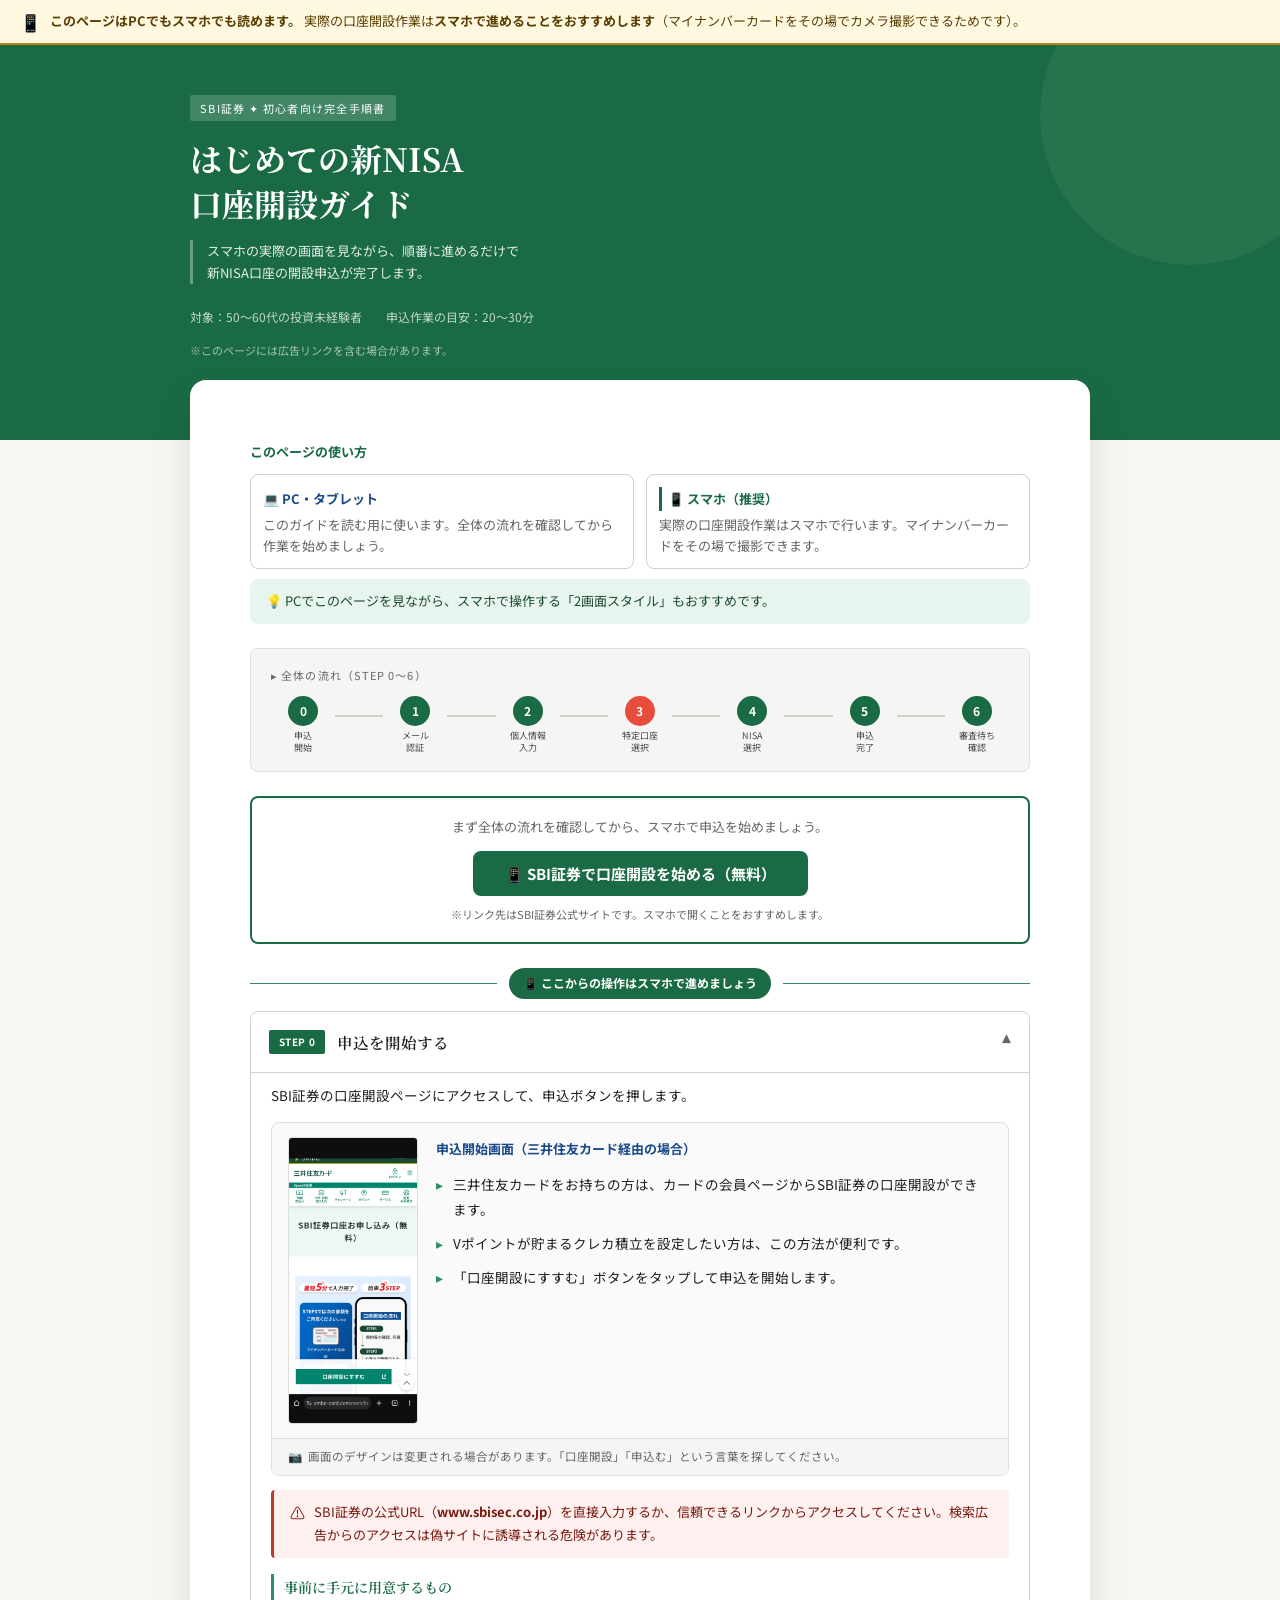
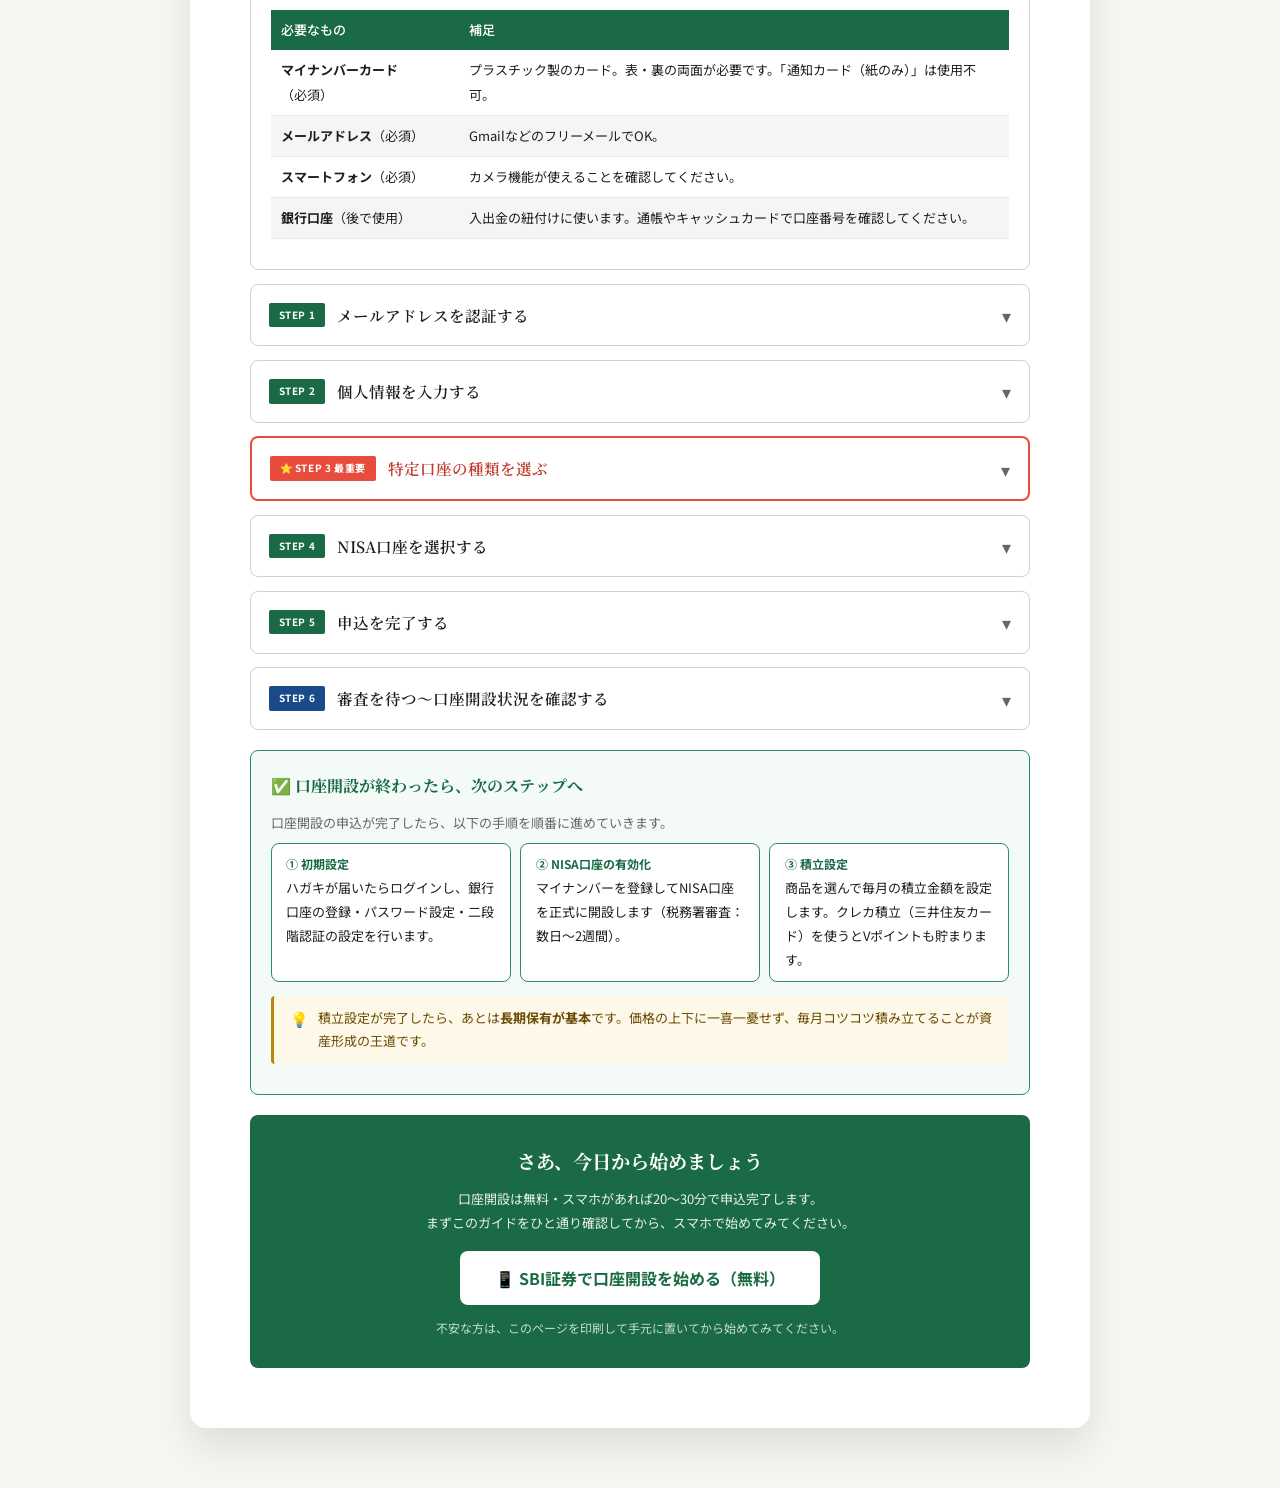
<file: nisa-guide-v3.html>
<!DOCTYPE html>
<html lang="ja">
<head>
<meta charset="UTF-8">
<meta name="viewport" content="width=device-width, initial-scale=1.0">
<title>はじめての新NISA口座開設ガイド｜SBI証券</title>
<link href="https://fonts.googleapis.com/css2?family=Noto+Serif+JP:wght@400;600;700&family=Noto+Sans+JP:wght@400;500;700&display=swap" rel="stylesheet">
<style>

/* ════════════════════════════════════════
   ROOT VARIABLES
════════════════════════════════════════ */
:root {
  --green:        #1a6b45;
  --green-mid:    #2d8f5f;
  --green-light:  #e8f5ee;
  --green-pale:   #f4faf7;
  --gold:         #b8860b;
  --gold-light:   #fdf8e8;
  --red:          #c0392b;
  --red-light:    #fdf0ee;
  --red-vivid:    #e74c3c;
  --blue:         #1a4a8a;
  --blue-light:   #eef3fb;
  --orange:       #d4600a;
  --gray:         #4a4a4a;
  --gray-light:   #f5f5f3;
  --gray-mid:     #e0deda;
  --border:       #d0d0cc;
  --text:         #1e1e1e;
  --text-muted:   #666;
  --serif:        'Noto Serif JP', serif;
  --sans:         'Noto Sans JP', sans-serif;
  --radius:       8px;
  --radius-lg:    16px;
  --container-w:  900px;
  --container-px: 60px;  /* index.html と同値 */
}

/* ════════════════════════════════════════
   RESET
════════════════════════════════════════ */
*, *::before, *::after { box-sizing: border-box; margin: 0; padding: 0; }

/* ════════════════════════════════════════
   PAGE BASE
════════════════════════════════════════ */
body {
  font-family: var(--sans);
  font-size: 15px;
  color: var(--text);
  background: #f7f6f3;
  line-height: 1.85;
}

/* ════════════════════════════════════════
   STICKY SMARTPHONE BANNER
   — 全幅。コンテナの外側
════════════════════════════════════════ */
.sp-banner {
  position: sticky;
  top: 0;
  z-index: 200;
  width: 100%;
  background: #fff8e1;
  border-bottom: 2px solid var(--gold);
  padding: 0.55rem 1.25rem;
  display: flex;
  align-items: flex-start;
  gap: 0.55rem;
  font-size: 13px;
  color: #5a3e00;
}
.sp-banner-icon { font-size: 17px; flex-shrink: 0; line-height: 1.5; }
.sp-banner strong { font-weight: 700; }

/* ════════════════════════════════════════
   HERO (cover)
   — index.html の .hero-section に相当
   — 全幅背景 + 中でコンテナを overlap
════════════════════════════════════════ */
.hero {
  width: 100%;
  background: var(--green);
  padding: 3rem 1.5rem 5rem;   /* 下を大きく取り container が食い込む */
  position: relative;
  overflow: hidden;
}
.hero::before {
  content: '';
  position: absolute; top: -80px; right: -60px;
  width: 300px; height: 300px; border-radius: 50%;
  background: rgba(255,255,255,0.05);
  pointer-events: none;
}
.hero-inner {
  max-width: var(--container-w);
  margin: 0 auto;
  color: #fff;
}
.hero-eyebrow {
  font-size: 11px; letter-spacing: .12em;
  background: rgba(255,255,255,.18);
  display: inline-block;
  padding: 3px 10px; border-radius: 2px; margin-bottom: .9rem;
}
.hero h1 {
  font-family: var(--serif);
  font-size: clamp(1.5rem, 4vw, 2rem);
  font-weight: 700; line-height: 1.4; margin-bottom: .9rem;
}
.hero-desc {
  font-size: 13px; opacity: .88;
  border-left: 3px solid rgba(255,255,255,.4);
  padding-left: .85rem; line-height: 1.7;
}
.hero-meta {
  margin-top: 1.4rem;
  display: flex; flex-wrap: wrap; gap: .4rem 1.5rem;
  font-size: 12px; opacity: .72;
}
.ad-note { margin-top: .7rem; font-size: 11px; opacity: .6; }

/* ════════════════════════════════════════
   CONTAINER
   — index.html の .container と完全統一
   — max-width: 900px / margin: auto
   — 上にネガティブマージンで hero に食い込み
════════════════════════════════════════ */
.container {
  max-width: var(--container-w);
  margin: -60px auto 60px;
  position: relative;
  background: #fff;
  padding: var(--container-px);
  border-radius: var(--radius-lg);
  box-shadow: 0 20px 40px rgba(0,0,0,0.1);
  z-index: 10;
}

/* ════════════════════════════════════════
   INTRO BLOCK（コンテナ内）
════════════════════════════════════════ */
.intro-title {
  font-size: 13px; font-weight: 700;
  color: var(--green); margin-bottom: .5rem;
}
.device-grid {
  display: grid;
  grid-template-columns: 1fr 1fr;
  gap: .75rem; margin: .6rem 0;
}
.device-card {
  border: 1px solid var(--border);
  border-radius: var(--radius);
  padding: .75rem;
  font-size: 13px;
}
.device-card .dc-head {
  font-weight: 700; margin-bottom: .25rem;
  display: flex; align-items: center; gap: .4rem;
}
.device-card.pc .dc-head { color: var(--blue); }
.device-card.sp .dc-head {
  color: var(--green);
  border-left: 3px solid var(--green);
  padding-left: .4rem;
}
.device-card p { color: var(--text-muted); line-height: 1.6; }

.two-screen-tip {
  background: var(--green-light);
  border-radius: var(--radius);
  padding: .65rem 1rem;
  font-size: 13px; color: #1a4a35;
  display: flex; gap: .5rem; align-items: flex-start;
  margin-top: .5rem; margin-bottom: 1.5rem;
}

/* ════════════════════════════════════════
   FLOW BAR（コンテナ内）
════════════════════════════════════════ */
.flow-wrap {
  background: var(--gray-light);
  border: 1px solid var(--gray-mid);
  border-radius: var(--radius);
  padding: 1rem 1.25rem;
  margin-bottom: 1.5rem;
}
.flow-label {
  font-size: 11px; letter-spacing: .1em;
  color: var(--text-muted); margin-bottom: .7rem;
}
.flow-row {
  display: flex; align-items: center;
  overflow-x: auto; padding-bottom: 2px;
}
.flow-node {
  display: flex; flex-direction: column;
  align-items: center; min-width: 64px;
}
.flow-num {
  width: 30px; height: 30px; border-radius: 50%;
  background: var(--green); color: #fff;
  font-size: 12px; font-weight: 700;
  display: flex; align-items: center; justify-content: center;
}
.flow-num.key-num { background: var(--red-vivid); }
.flow-text {
  font-size: 9px; color: var(--gray);
  margin-top: 4px; text-align: center; line-height: 1.25;
}
.flow-arrow {
  flex: 1; height: 2px; background: var(--border);
  min-width: 10px; margin-bottom: 18px;
}

/* ════════════════════════════════════════
   CTA BUTTON — スマホで押しやすいサイズ
════════════════════════════════════════ */
.btn-primary {
  display: block;              /* ブロックにして幅を確保 */
  width: 100%;
  text-align: center;
  background: var(--green);
  color: #fff;
  font-weight: 700;
  font-size: 16px;             /* 60代向けに大きめ */
  padding: 1rem 1.5rem;        /* タップ領域 44px 以上 */
  border-radius: var(--radius);
  text-decoration: none;
  border: none; cursor: pointer;
  line-height: 1.4;
  transition: background .2s;
}
.btn-primary:hover { background: var(--green-mid); }

/* PCでは auto 幅に戻す */
@media (min-width: 600px) {
  .btn-primary {
    display: inline-block;
    width: auto;
    padding: .75rem 2rem;
    font-size: 15px;
  }
}

.start-cta {
  border: 2px solid var(--green);
  border-radius: var(--radius);
  padding: 1.1rem;
  margin-bottom: 1.5rem;
  text-align: center;
}
.start-cta p { font-size: 13px; color: var(--text-muted); margin-bottom: .75rem; }
.start-cta .cta-note {
  font-size: 11px; color: var(--text-muted); margin-top: .5rem; margin-bottom: 0;
}

/* ════════════════════════════════════════
   DIVIDER — スマホ作業開始の区切り
════════════════════════════════════════ */
.sp-divider {
  display: flex; align-items: center; gap: .75rem;
  margin: 1.5rem 0 .75rem;
}
.sp-divider::before, .sp-divider::after {
  content: ''; flex: 1; height: 1px; background: var(--green-mid);
}
.sp-divider-text {
  background: var(--green); color: #fff;
  font-size: 12px; font-weight: 700;
  padding: 4px 14px; border-radius: 20px; white-space: nowrap;
}

/* ════════════════════════════════════════
   ACCORDION SECTION
════════════════════════════════════════ */
.section {
  background: #fff;
  border: 1px solid var(--border);
  border-radius: var(--radius);
  margin-bottom: .85rem;
  overflow: hidden;
}
.section.key-step { border: 2px solid var(--red-vivid); }

.sec-header {
  display: flex; align-items: center; gap: .75rem;
  padding: 1rem 1.1rem;
  cursor: pointer; user-select: none;
  /* タップしやすい最小高さ */
  min-height: 52px;
}
.sec-header:hover { background: var(--gray-light); }

.step-badge {
  font-size: 10px; font-weight: 700; letter-spacing: .06em;
  padding: 3px 10px; border-radius: 2px; white-space: nowrap; flex-shrink: 0;
}
.step-badge.normal { background: var(--green);     color: #fff; }
.step-badge.key    { background: var(--red-vivid); color: #fff; }
.step-badge.post   { background: var(--blue);      color: #fff; }
.step-badge.warn   { background: var(--orange);    color: #fff; }

.sec-title {
  font-family: var(--serif);
  font-size: .97rem; font-weight: 600; flex: 1;
}
.key-step .sec-title { color: var(--red); }

.sec-arrow {
  font-size: 18px; color: var(--text-muted);
  transition: transform .25s; line-height: 1; flex-shrink: 0;
}
.section.open .sec-arrow { transform: rotate(180deg); }

.sec-body {
  display: none;
  padding: 0 1.25rem 1.25rem;
  border-top: 1px solid var(--border);
}
.section.open .sec-body { display: block; }
.key-step .sec-body { border-top-color: var(--red-vivid); }

/* ════════════════════════════════════════
   KEY-STEP INNER BANNER
════════════════════════════════════════ */
.key-banner {
  background: var(--red-vivid); color: #fff;
  font-size: 13px; font-weight: 700;
  padding: .6rem 1rem;
  margin: 0 -1.25rem .9rem;
  text-align: center; letter-spacing: .05em;
}

/* ════════════════════════════════════════
   CONTENT ELEMENTS
════════════════════════════════════════ */
h3.sub {
  font-family: var(--serif);
  font-size: .88rem; font-weight: 600;
  color: var(--green);
  margin: 1rem 0 .4rem;
  padding-left: .6rem;
  border-left: 3px solid var(--green-mid);
}
.key-step h3.sub { color: var(--red); border-left-color: var(--red); }

/* numbered step list */
.step-list { list-style: none; counter-reset: step; margin: .4rem 0; }
.step-list li {
  counter-increment: step;
  display: flex; gap: .65rem; align-items: flex-start;
  padding: .55rem 0;
  border-bottom: 1px dashed #e0deda;
  font-size: 14px;
}
.step-list li:last-child { border-bottom: none; }
.step-list li::before {
  content: counter(step);
  min-width: 24px; height: 24px; border-radius: 50%;
  background: var(--green); color: #fff;
  font-size: 11px; font-weight: 700;
  display: flex; align-items: center; justify-content: center;
  flex-shrink: 0; margin-top: 2px;
}
.key-step .step-list li::before { background: var(--red-vivid); }

/* bullet list */
.bullet { list-style: none; margin: .4rem 0; }
.bullet li {
  font-size: 13.5px;
  padding: .28rem 0 .28rem 1.1rem; position: relative;
}
.bullet li::before { content: '▸'; color: var(--green-mid); position: absolute; left: 0; }

/* ════════════════════════════════════════
   SCREENSHOT BLOCK
════════════════════════════════════════ */
.ss-block {
  margin: .9rem 0;
  border: 1px solid var(--gray-mid);
  border-radius: var(--radius);
  overflow: hidden;
  background: #fafafa;
}
.ss-inner {
  padding: .85rem 1rem;
  display: flex;
  gap: 1.1rem;
  align-items: flex-start;
}
.ss-img-wrap { flex-shrink: 0; width: 130px; }
.ss-img-wrap img {
  width: 100%;
  border-radius: 4px;
  border: 1px solid var(--gray-mid);
  display: block;
}
.ss-content { flex: 1; font-size: 13px; }
.ss-scene {
  font-weight: 700; font-size: 13px;
  color: var(--blue); margin-bottom: .35rem;
}
.ss-note {
  background: var(--gray-light);
  border-top: 1px solid var(--gray-mid);
  padding: .45rem 1rem;
  font-size: 11.5px; color: var(--text-muted);
  display: flex; gap: .4rem; align-items: flex-start;
}
.ss-note::before { content: '📷'; flex-shrink: 0; }

.key-check {
  display: inline-block;
  background: var(--red-vivid); color: #fff;
  font-size: 11px; font-weight: 700;
  padding: 1px 8px; border-radius: 3px; margin-bottom: .3rem;
}

/* ════════════════════════════════════════
   CALLOUT BOXES
════════════════════════════════════════ */
.box {
  border-radius: 4px;
  padding: .7rem 1rem;
  margin: .65rem 0;
  font-size: 13px; line-height: 1.75;
  display: flex; gap: .55rem; align-items: flex-start;
}
.box .bi { font-size: 15px; flex-shrink: 0; line-height: 1.55; }
.box.warn { background: var(--red-light);   border-left: 3px solid var(--red);      color: #7a1a10; }
.box.good { background: var(--green-light); border-left: 3px solid var(--green);    color: #1a5a35; }
.box.info { background: var(--blue-light);  border-left: 3px solid var(--blue);     color: #1a3060; }
.box.tip  { background: var(--gold-light);  border-left: 3px solid var(--gold);     color: #6b4b05; }
.box.key  { background: #fff0f0;            border-left: 4px solid var(--red-vivid);color: #7a1a10; }

/* ════════════════════════════════════════
   TABLES
════════════════════════════════════════ */
table { width: 100%; border-collapse: collapse; font-size: 13px; margin: .65rem 0; }
th { background: var(--green); color: #fff; padding: 8px 10px; text-align: left; font-weight: 500; }
td { padding: 8px 10px; border-bottom: 1px solid #e8e8e4; vertical-align: top; }
tr:nth-child(even) td { background: var(--gray-light); }
.good-mark { color: var(--green); font-weight: 700; }
.bad-mark  { color: var(--red); }
.rec-badge {
  display: inline-block;
  background: var(--gold); color: #fff;
  font-size: 10px; font-weight: 700;
  padding: 1px 6px; border-radius: 2px; margin-left: 4px;
}
.key-step table th { background: var(--red-vivid); }

/* ════════════════════════════════════════
   NEXT STEPS
════════════════════════════════════════ */
.next-steps {
  background: var(--green-pale);
  border: 1px solid var(--green-mid);
  border-radius: var(--radius);
  padding: 1.25rem;
  margin: 1.25rem 0;
}
.next-steps h2 {
  font-family: var(--serif);
  font-size: 1rem; font-weight: 700;
  color: var(--green); margin-bottom: .65rem;
}
.next-row {
  display: flex; gap: .6rem; flex-wrap: wrap;
  margin-top: .5rem;
}
.next-item {
  background: #fff;
  border: 1px solid var(--green-mid);
  border-radius: var(--radius);
  padding: .6rem .9rem;
  font-size: 13px; flex: 1; min-width: 150px;
}
.next-item strong { color: var(--green); display: block; font-size: 12px; }

/* ════════════════════════════════════════
   FINAL CTA
════════════════════════════════════════ */
.final-cta {
  background: var(--green); color: #fff;
  border-radius: var(--radius);
  padding: 1.75rem 1.5rem;
  margin-top: 1.25rem; text-align: center;
}
.final-cta h2 {
  font-family: var(--serif);
  font-size: 1.2rem; font-weight: 700; margin-bottom: .5rem;
}
.final-cta p { font-size: 13px; opacity: .9; margin-bottom: 1rem; }

/* 最終CTAのボタン — 常にブロック表示・大きめ */
.btn-final {
  display: block;
  background: #fff; color: var(--green);
  font-weight: 700; font-size: 16px;
  padding: 1rem 1.5rem;
  border-radius: var(--radius);
  text-decoration: none;
  max-width: 360px;
  margin: 0 auto;
  line-height: 1.4;
  transition: opacity .2s;
}
.btn-final:hover { opacity: .88; }

.final-cta-sub {
  font-size: 12px; opacity: .75; margin-top: .75rem;
}

/* ════════════════════════════════════════
   RESPONSIVE ADJUSTMENTS
════════════════════════════════════════ */
@media (max-width: 720px) {
  :root {
    --container-px: 20px;   /* モバイルでは内側パディングを縮小 */
  }
  .container {
    margin: -40px 12px 40px;  /* 左右に最低限の余白 */
  }
  .hero { padding-bottom: 4.5rem; }
  .device-grid { grid-template-columns: 1fr; }
  .ss-inner { flex-direction: column; }
  .ss-img-wrap { width: 100%; max-width: 220px; }
  .next-row { flex-direction: column; }
  .flow-text { font-size: 8px; }
  .flow-node { min-width: 52px; }
}

@media (max-width: 420px) {
  .container { margin: -30px 8px 30px; }
  .hero h1 { font-size: 1.3rem; }
  .sec-title { font-size: .9rem; }
}

/* ════════════════════════════════════════
   PRINT
════════════════════════════════════════ */
@media print {
  .sp-banner { position: static; }
  .hero { padding-bottom: 2rem; background: #1a6b45 !important; -webkit-print-color-adjust: exact; print-color-adjust: exact; }
  .container { margin: 0 auto; box-shadow: none; padding: 1.5rem; border-radius: 0; }
  .sec-header { cursor: default; }
  .sec-arrow { display: none; }
  .sec-body { display: block !important; }
  .section { break-inside: avoid; }
  .key-banner, th, .step-badge { -webkit-print-color-adjust: exact; print-color-adjust: exact; }
  .step-list li::before { -webkit-print-color-adjust: exact; print-color-adjust: exact; }
  .btn-primary, .btn-final, .start-cta { display: none; }
  a[href]::after { content: none; }
}

</style>
</head>
<body>

<!-- ── Sticky smartphone banner (全幅) ── -->
<div class="sp-banner">
  <span class="sp-banner-icon">📱</span>
  <div>
    <strong>このページはPCでもスマホでも読めます。</strong>
    実際の口座開設作業は<strong>スマホで進めることをおすすめします</strong>（マイナンバーカードをその場でカメラ撮影できるためです）。
  </div>
</div>

<!-- ── Hero (全幅背景) ── -->
<div class="hero">
  <div class="hero-inner">
    <div class="hero-eyebrow">SBI証券 ✦ 初心者向け完全手順書</div>
    <h1>はじめての新NISA<br>口座開設ガイド</h1>
    <div class="hero-desc">
      スマホの実際の画面を見ながら、順番に進めるだけで<br>
      新NISA口座の開設申込が完了します。
    </div>
    <div class="hero-meta">
      <span>対象：50〜60代の投資未経験者</span>
      <span>申込作業の目安：20〜30分</span>
    </div>
    <div class="ad-note">※このページには広告リンクを含む場合があります。</div>
  </div>
</div>

<!-- ════════════════════════════════════════
     CONTAINER（index.html の .container と同構造）
════════════════════════════════════════ -->
<div class="container">

  <!-- ── このページの使い方 ── -->
  <div class="intro-title">このページの使い方</div>
  <div class="device-grid">
    <div class="device-card pc">
      <div class="dc-head">💻 PC・タブレット</div>
      <p>このガイドを読む用に使います。全体の流れを確認してから作業を始めましょう。</p>
    </div>
    <div class="device-card sp">
      <div class="dc-head">📱 スマホ（推奨）</div>
      <p>実際の口座開設作業はスマホで行います。マイナンバーカードをその場で撮影できます。</p>
    </div>
  </div>
  <div class="two-screen-tip">
    💡 PCでこのページを見ながら、スマホで操作する「2画面スタイル」もおすすめです。
  </div>

  <!-- ── 全体フロー ── -->
  <div class="flow-wrap">
    <div class="flow-label">▸ 全体の流れ（STEP 0〜6）</div>
    <div class="flow-row">
      <div class="flow-node">
        <div class="flow-num">0</div>
        <div class="flow-text">申込<br>開始</div>
      </div>
      <div class="flow-arrow"></div>
      <div class="flow-node">
        <div class="flow-num">1</div>
        <div class="flow-text">メール<br>認証</div>
      </div>
      <div class="flow-arrow"></div>
      <div class="flow-node">
        <div class="flow-num">2</div>
        <div class="flow-text">個人情報<br>入力</div>
      </div>
      <div class="flow-arrow"></div>
      <div class="flow-node">
        <div class="flow-num key-num">3</div>
        <div class="flow-text">特定口座<br>選択</div>
      </div>
      <div class="flow-arrow"></div>
      <div class="flow-node">
        <div class="flow-num">4</div>
        <div class="flow-text">NISA<br>選択</div>
      </div>
      <div class="flow-arrow"></div>
      <div class="flow-node">
        <div class="flow-num">5</div>
        <div class="flow-text">申込<br>完了</div>
      </div>
      <div class="flow-arrow"></div>
      <div class="flow-node">
        <div class="flow-num">6</div>
        <div class="flow-text">審査待ち<br>確認</div>
      </div>
    </div>
  </div>

  <!-- ── Start CTA ── -->
  <div class="start-cta">
    <p>まず全体の流れを確認してから、スマホで申込を始めましょう。</p>
    <a class="btn-primary" href="https://www.sbisec.co.jp" target="_blank">
      📱 SBI証券で口座開設を始める（無料）
    </a>
    <p class="cta-note">※リンク先はSBI証券公式サイトです。スマホで開くことをおすすめします。</p>
  </div>

  <!-- ── スマホ作業開始 区切り ── -->
  <div class="sp-divider">
    <span class="sp-divider-text">📱 ここからの操作はスマホで進めましょう</span>
  </div>

  <!-- ════════════
       STEP 0
  ════════════ -->
  <div class="section open" id="s0">
    <div class="sec-header" onclick="toggle('s0')">
      <span class="step-badge normal">STEP 0</span>
      <span class="sec-title">申込を開始する</span>
      <span class="sec-arrow">▾</span>
    </div>
    <div class="sec-body">
      <p style="font-size:13.5px;margin:.6rem 0 .8rem;">SBI証券の口座開設ページにアクセスして、申込ボタンを押します。</p>

      <div class="ss-block">
        <div class="ss-inner">
          <div class="ss-img-wrap">
            <img src="img_s/step00-start.png" alt="三井住友カードからSBI証券口座開設ページへの導線">
          </div>
          <div class="ss-content">
            <div class="ss-scene">申込開始画面（三井住友カード経由の場合）</div>
            <ul class="bullet">
              <li>三井住友カードをお持ちの方は、カードの会員ページからSBI証券の口座開設ができます。</li>
              <li>Vポイントが貯まるクレカ積立を設定したい方は、この方法が便利です。</li>
              <li>「口座開設にすすむ」ボタンをタップして申込を開始します。</li>
            </ul>
          </div>
        </div>
        <div class="ss-note">画面のデザインは変更される場合があります。「口座開設」「申込む」という言葉を探してください。</div>
      </div>

      <div class="box warn"><span class="bi">⚠️</span><div>SBI証券の公式URL（<strong>www.sbisec.co.jp</strong>）を直接入力するか、信頼できるリンクからアクセスしてください。検索広告からのアクセスは偽サイトに誘導される危険があります。</div></div>

      <h3 class="sub">事前に手元に用意するもの</h3>
      <table>
        <thead><tr><th>必要なもの</th><th>補足</th></tr></thead>
        <tbody>
          <tr><td><strong>マイナンバーカード</strong>（必須）</td><td>プラスチック製のカード。表・裏の両面が必要です。「通知カード（紙のみ）」は使用不可。</td></tr>
          <tr><td><strong>メールアドレス</strong>（必須）</td><td>GmailなどのフリーメールでOK。</td></tr>
          <tr><td><strong>スマートフォン</strong>（必須）</td><td>カメラ機能が使えることを確認してください。</td></tr>
          <tr><td><strong>銀行口座</strong>（後で使用）</td><td>入出金の紐付けに使います。通帳やキャッシュカードで口座番号を確認してください。</td></tr>
        </tbody>
      </table>
    </div>
  </div>

  <!-- ════════════
       STEP 1
  ════════════ -->
  <div class="section" id="s1">
    <div class="sec-header" onclick="toggle('s1')">
      <span class="step-badge normal">STEP 1</span>
      <span class="sec-title">メールアドレスを認証する</span>
      <span class="sec-arrow">▾</span>
    </div>
    <div class="sec-body">
      <p style="font-size:13.5px;margin:.6rem 0 .8rem;">メールアドレスを登録し、届いた認証コードを入力します。</p>

      <div class="ss-block">
        <div class="ss-inner">
          <div class="ss-img-wrap">
            <img src="img_s/step01-auth-code.png" alt="認証コード入力画面">
          </div>
          <div class="ss-content">
            <div class="ss-scene">認証コードの入力画面</div>
            <ul class="bullet">
              <li>メールアドレスを登録すると、SBI証券から6桁の認証コードがメールで届きます。</li>
              <li>届いた数字を「認証コード」欄に入力して「次へ」をタップします。</li>
              <li>認証コードの有効期限は<strong>60分</strong>です。時間内に入力してください。</li>
            </ul>
          </div>
        </div>
        <div class="ss-note">画面のデザインは変更される場合があります。「認証コード」や「確認コード」という言葉を探してください。</div>
      </div>

      <div class="box warn"><span class="bi">⚠️</span><div>メールが届かない場合は、<strong>迷惑メールフォルダ</strong>をご確認ください。送信元は <code>info@sbisec.co.jp</code> です。</div></div>
      <div class="box tip"><span class="bi">💡</span><div>GmailやYahooメールなど、普段よく使っているメールアドレスを登録するのがおすすめです。</div></div>
    </div>
  </div>

  <!-- ════════════
       STEP 2
  ════════════ -->
  <div class="section" id="s2">
    <div class="sec-header" onclick="toggle('s2')">
      <span class="step-badge normal">STEP 2</span>
      <span class="sec-title">個人情報を入力する</span>
      <span class="sec-arrow">▾</span>
    </div>
    <div class="sec-body">
      <p style="font-size:13.5px;margin:.6rem 0 .8rem;">氏名・住所・生年月日・電話番号などを入力します。画面の案内に従って順番に進めてください。</p>

      <div class="ss-block">
        <div class="ss-inner">
          <div class="ss-img-wrap">
            <img src="img_s/step02-user-info.png" alt="お客様情報設定画面">
          </div>
          <div class="ss-content">
            <div class="ss-scene">居住地国・お名前の入力（前半）</div>
            <ul class="bullet">
              <li>「居住地国は日本のみ」を選択します（日本在住の方はこちら）。</li>
              <li>お名前は<strong>漢字とカタカナ（フリガナ）の両方</strong>を入力します。</li>
            </ul>
          </div>
        </div>
        <div class="ss-note">画面のデザインは変更される場合があります。</div>
      </div>

      <div class="ss-block">
        <div class="ss-inner">
          <div class="ss-img-wrap">
            <img src="img_s/step03-user-detail.png" alt="生年月日・性別・電話番号の入力画面">
          </div>
          <div class="ss-content">
            <div class="ss-scene">生年月日・性別・電話番号の入力（後半）</div>
            <ul class="bullet">
              <li>生年月日は<strong>西暦8桁</strong>で入力します。例：1960年1月1日 → <code>19600101</code></li>
              <li>電話番号は<strong>ご本人の連絡先</strong>を入力してください（ご家族の番号は不可）。</li>
            </ul>
          </div>
        </div>
        <div class="ss-note">画面のデザインは変更される場合があります。</div>
      </div>

      <div class="box warn"><span class="bi">⚠️</span><div>住所は<strong>住民票に記載された表記</strong>と一致させてください。「1-2-3」と「1丁目2番3号」のような表記ゆれが原因で審査が差し戻されることがあります。</div></div>
      <div class="box info"><span class="bi">ℹ️</span><div>画面下部に「未入力項目がN個あります」というバナーが表示されます。そこをタップすると、まだ入力していない項目に素早く移動できます。</div></div>
    </div>
  </div>

  <!-- ════════════
       STEP 3 ★最重要★
  ════════════ -->
  <div class="section key-step" id="s3">
    <div class="sec-header" onclick="toggle('s3')">
      <span class="step-badge key">⭐ STEP 3 最重要</span>
      <span class="sec-title">特定口座の種類を選ぶ</span>
      <span class="sec-arrow">▾</span>
    </div>
    <div class="sec-body">
      <div class="key-banner">🔴 ここが最も重要な画面です。必ず確認してから「次へ」を押してください。</div>

      <div class="box key"><span class="bi">🔴</span><div><strong>「SBI証券に任せる（特定口座 源泉徴収あり）」を選んでください。</strong><br>これを選ぶと、税金の計算・納付をSBI証券が自動でやってくれます。確定申告（※）が原則不要になります。<br><small>※確定申告：1年間の収入・税金を自分で計算して税務署に申告する手続き</small></div></div>

      <div class="ss-block">
        <div class="ss-inner">
          <div class="ss-img-wrap">
            <img src="img_s/step04-account-type.png" alt="納税方法の選択画面">
          </div>
          <div class="ss-content">
            <div class="ss-scene">納税方法の選択画面</div>
            <span class="key-check">ここをチェック！</span>
            <ul class="bullet">
              <li>画面に3つの選択肢があります。</li>
              <li>一番上の<strong>「SBI証券に任せる（特定口座 源泉徴収あり）」</strong>に「おすすめ」と表示されています。</li>
              <li>この選択肢が選ばれている（青丸になっている）ことを確認して「次へ」をタップします。</li>
            </ul>
          </div>
        </div>
        <div class="ss-note">画面のデザインは変更される場合があります。「SBI証券に任せる」「源泉徴収あり」という言葉を確認して選択してください。</div>
      </div>

      <h3 class="sub">3つの選択肢の違い</h3>
      <table>
        <thead><tr><th>選択肢</th><th>確定申告</th><th>初心者向き</th></tr></thead>
        <tbody>
          <tr>
            <td><strong>SBI証券に任せる（源泉徴収あり）</strong><span class="rec-badge">おすすめ</span></td>
            <td class="good-mark">不要</td>
            <td class="good-mark">◎</td>
          </tr>
          <tr>
            <td>自分で申告する（源泉徴収なし）</td>
            <td class="bad-mark">必要な場合あり</td>
            <td class="bad-mark">△</td>
          </tr>
          <tr>
            <td>自分で計算・申告する（一般口座）</td>
            <td class="bad-mark">毎年必要</td>
            <td class="bad-mark">✕</td>
          </tr>
        </tbody>
      </table>

      <div class="box warn"><span class="bi">⚠️</span><div>「一般口座」を選ぶと、毎年自分で税金の計算・申告が必要になります。後から変更もできますが手間がかかります。最初から「源泉徴収あり」を選びましょう。</div></div>
    </div>
  </div>

  <!-- ════════════
       STEP 4
  ════════════ -->
  <div class="section" id="s4">
    <div class="sec-header" onclick="toggle('s4')">
      <span class="step-badge normal">STEP 4</span>
      <span class="sec-title">NISA口座を選択する</span>
      <span class="sec-arrow">▾</span>
    </div>
    <div class="sec-body">
      <p style="font-size:13.5px;margin:.6rem 0 .8rem;">NISA口座を同時に開設するかどうかを選びます。初めての方は「新規で開設する（無料）」を選びましょう。</p>

      <div class="ss-block">
        <div class="ss-inner">
          <div class="ss-img-wrap">
            <img src="img_s/step05-nisa-select.png" alt="NISAの選択画面">
          </div>
          <div class="ss-content">
            <div class="ss-scene">NISAの選択画面</div>
            <ul class="bullet">
              <li>「おすすめ」と表示された<strong>「新規で開設する（無料）」</strong>を選びます。</li>
              <li>他の銀行・証券会社にすでにNISA口座がある方は「他社から引っ越す」を選択してください。</li>
              <li>選択したら「次へ」をタップします。</li>
            </ul>
          </div>
        </div>
        <div class="ss-note">画面のデザインは変更される場合があります。「新規で開設する」「NISA」という言葉を確認して選択してください。</div>
      </div>

      <div class="box info"><span class="bi">ℹ️</span><div>NISA口座とは、運用で得た利益に<strong>税金がかからない専用の口座</strong>です（通常は利益の約20%が税金）。証券口座と同時に申込むと、後から手続きをする手間が省けます。</div></div>
      <div class="box warn"><span class="bi">⚠️</span><div>NISA口座は<strong>同じ年に1つの金融機関にしか持てません。</strong>他の銀行や証券会社にすでに開設している場合、二重に開設することはできません。</div></div>
    </div>
  </div>

  <!-- ════════════
       STEP 5
  ════════════ -->
  <div class="section" id="s5">
    <div class="sec-header" onclick="toggle('s5')">
      <span class="step-badge normal">STEP 5</span>
      <span class="sec-title">申込を完了する</span>
      <span class="sec-arrow">▾</span>
    </div>
    <div class="sec-body">
      <p style="font-size:13.5px;margin:.6rem 0 .8rem;">入力内容を確認し、マイナンバーカードを撮影してアップロードします。送信すれば申込完了です。</p>

      <div class="ss-block">
        <div class="ss-inner">
          <div class="ss-img-wrap">
            <img src="img_s/step06-login.png" alt="口座開設状況の確認画面">
          </div>
          <div class="ss-content">
            <div class="ss-scene">口座開設状況の確認（申込完了後）</div>
            <ul class="bullet">
              <li>申込完了後、この「口座開設状況の確認」画面が表示されます。</li>
              <li>ユーザーネームとログインパスワードが発行されます。<strong>必ず控えてください。</strong></li>
            </ul>
          </div>
        </div>
        <div class="ss-note">画面のデザインは変更される場合があります。</div>
      </div>

      <div class="ss-block">
        <div class="ss-inner">
          <div class="ss-img-wrap">
            <img src="img_s/step07-complete.png" alt="申込完了画面">
          </div>
          <div class="ss-content">
            <div class="ss-scene">申込完了画面</div>
            <ul class="bullet">
              <li>「完了」と表示されれば、申込は無事に送信されました。</li>
              <li>審査結果はメールと郵送（ハガキ）でご連絡があります。</li>
              <li>「口座開設状況の確認」ボタンから審査の進捗を確認できます。</li>
            </ul>
          </div>
        </div>
        <div class="ss-note">画面のデザインは変更される場合があります。</div>
      </div>

      <div class="box warn"><span class="bi">⚠️</span><div>マイナンバーカードの撮影は、<strong>明るい場所で文字がはっきり読めるよう</strong>撮影してください。写真がぼけていると再提出を求められます。</div></div>
      <div class="box warn"><span class="bi">⚠️</span><div>「通知カード（薄い紙のカード）」ではなく、<strong>プラスチック製のマイナンバーカード</strong>が必要です。</div></div>
    </div>
  </div>

  <!-- ════════════
       STEP 6
  ════════════ -->
  <div class="section" id="s6">
    <div class="sec-header" onclick="toggle('s6')">
      <span class="step-badge post">STEP 6</span>
      <span class="sec-title">審査を待つ〜口座開設状況を確認する</span>
      <span class="sec-arrow">▾</span>
    </div>
    <div class="sec-body">
      <p style="font-size:13.5px;margin:.6rem 0 .8rem;">申込が完了したら審査が始まります。審査結果を待ちながら、進捗を確認しましょう。</p>

      <div class="ss-block">
        <div class="ss-inner">
          <div class="ss-img-wrap">
            <img src="img_s/step08-review.png" alt="口座開設状況確認画面（審査中）">
          </div>
          <div class="ss-content">
            <div class="ss-scene">口座開設状況の確認画面（審査中）</div>
            <ul class="bullet">
              <li>「口座開設お申し込み」「本人確認書類提出」にチェックが入り、現在<strong>「審査」</strong>中であることが確認できます。</li>
              <li>審査には通常<strong>数日〜1週間程度</strong>かかります。</li>
              <li>審査完了後、「取引パスワード設定」「初期設定」と進んでいきます。</li>
            </ul>
          </div>
        </div>
        <div class="ss-note">画面のデザインは変更される場合があります。</div>
      </div>

      <div class="box info"><span class="bi">ℹ️</span><div>審査が完了すると、メールと<strong>ハガキ（郵便）</strong>でご連絡があります。ハガキにはログインIDと初期パスワードが記載されています。</div></div>
      <div class="box good"><span class="bi">✅</span><div>審査中でも、積立投資の設定を先に予約しておくことができます。審査が通ったあと、自動的に積立が始まります。</div></div>
    </div>
  </div>

  <!-- ── 次のステップ ── -->
  <div class="next-steps">
    <h2>✅ 口座開設が終わったら、次のステップへ</h2>
    <p style="font-size:13px;color:var(--text-muted);">口座開設の申込が完了したら、以下の手順を順番に進めていきます。</p>
    <div class="next-row">
      <div class="next-item">
        <strong>① 初期設定</strong>
        ハガキが届いたらログインし、銀行口座の登録・パスワード設定・二段階認証の設定を行います。
      </div>
      <div class="next-item">
        <strong>② NISA口座の有効化</strong>
        マイナンバーを登録してNISA口座を正式に開設します（税務署審査：数日〜2週間）。
      </div>
      <div class="next-item">
        <strong>③ 積立設定</strong>
        商品を選んで毎月の積立金額を設定します。クレカ積立（三井住友カード）を使うとVポイントも貯まります。
      </div>
    </div>
    <div class="box tip" style="margin-top:.85rem;">
      <span class="bi">💡</span>
      <div>積立設定が完了したら、あとは<strong>長期保有が基本</strong>です。価格の上下に一喜一憂せず、毎月コツコツ積み立てることが資産形成の王道です。</div>
    </div>
  </div>

  <!-- ── Final CTA ── -->
  <div class="final-cta">
    <h2>さあ、今日から始めましょう</h2>
    <p>口座開設は無料・スマホがあれば20〜30分で申込完了します。<br>まずこのガイドをひと通り確認してから、スマホで始めてみてください。</p>
    <a class="btn-final" href="https://www.sbisec.co.jp" target="_blank">
      📱 SBI証券で口座開設を始める（無料）
    </a>
    <div class="final-cta-sub">不安な方は、このページを印刷して手元に置いてから始めてみてください。</div>
  </div>

</div><!-- /.container -->

<script>
function toggle(id) {
  document.getElementById(id).classList.toggle('open');
}
</script>
</body>
</html>
</file>
<file: css/style.css>
/* ============================================================
   style.css — 新NISAを活用した資産形成の指針
   ============================================================ */

/* ---------- CSS変数 ---------- */
:root {
    --primary-dark: #1a202c;
    --accent-gold:  #d4af37;
    --text-main:    #2d3748;
    --text-muted:   #718096;
    --bg-light:     #f7fafc;
    --white:        #ffffff;
    --nisa-green:   #38a169;
    --tax-red:      #e53e3e;
    --border:       #e2e8f0;
    --green-light:  #e8f5ee;

    /* ── アドバイスボックス 世代別カラー ── */
    --adv-kid-bg:    #fff8e1;  /* 子供  : 温かいアンバー系   */
    --adv-kid-bdr:   #f59e0b;
    --adv-kid-text:  #78350f;

    --adv-20-bg:     #eff6ff;  /* 20代  : 明るいブルー系     */
    --adv-20-bdr:    #3b82f6;
    --adv-20-text:   #1e3a8a;

    --adv-30-bg:     #f0fdf4;  /* 30代  : 清涼グリーン系     */
    --adv-30-bdr:    #22c55e;
    --adv-30-text:   #14532d;

    --adv-40-bg:     #fdf4ff;  /* 40代  : バイオレット系      */
    --adv-40-bdr:    #a855f7;
    --adv-40-text:   #581c87;

    --adv-50-bg:     #fff1f2;  /* 50代  : ローズ系            */
    --adv-50-bdr:    #f43f5e;
    --adv-50-text:   #881337;

    --adv-60-bg:     #f0f9ff;  /* 60代+ : ティール系          */
    --adv-60-bdr:    #0ea5e9;
    --adv-60-text:   #0c4a6e;
}

/* ---------- ベース ---------- */
* { box-sizing: border-box; }

body {
    font-family: "Helvetica Neue", Arial, "Hiragino Kaku Gothic ProN",
                 "Hiragino Sans", Meiryo, sans-serif;
    font-size: 17px;
    line-height: 1.8;
    color: var(--text-main);
    background-color: var(--bg-light);
    margin: 0;
    padding: 0;
}

/* ---------- ヒーロー ---------- */
.hero-section {
    position: relative;
    width: 100%;
    height: 55vh;
    min-height: 420px;
    max-height: 560px;
    background-color: var(--primary-dark);
    overflow: hidden;
    display: flex;
    align-items: center;
    justify-content: center;
}
.hero-image {
    position: absolute;
    top: 0; left: 0; width: 100%; height: 100%;
    object-fit: contain;
    object-position: center center;
    opacity: 1.0;
}
.hero-overlay {
    position: absolute;
    bottom: 0; left: 0; width: 100%; height: 40%;
    background: linear-gradient(transparent, rgba(26,32,44,0.9));
}

/* ---------- コンテナ ---------- */
.container {
    max-width: 900px;
    margin: -60px auto 60px;
    position: relative;
    background: var(--white);
    padding: 60px;
    border-radius: 16px;
    box-shadow: 0 20px 40px rgba(0,0,0,0.1);
    z-index: 10;
}

/* ── 「私について」カード ── */
.about-card {
    display: inline-flex;
    align-items: center;
    gap: 10px;
    background: #fff;
    border: 1px solid var(--nisa-green);
    border-radius: 30px;
    padding: 8px 16px 8px 8px;
    position: absolute;
    top: 20px;
    right: 60px;
    z-index: 20;
}
.about-card-icon {
    width: 36px;
    height: 36px;
    min-width: 36px;
    border-radius: 50%;
    object-fit: cover;
    flex-shrink: 0;
}
.about-card-body {
    display: flex;
    align-items: center;
    gap: 12px;
    flex-wrap: wrap;
}
.about-card-name {
    font-size: 13px;
    font-weight: 700;
    color: var(--text-muted);
}
.about-card-link {
    display: inline-block;
    font-size: 13px;
    font-weight: 700;
    color: var(--nisa-green);
    text-decoration: none;
    white-space: nowrap;
}
.about-card-link:hover { text-decoration: underline; }
@media (max-width: 768px) {
    .about-card { position: static; display: inline-flex; float: right; margin-bottom: 1rem; }
}

/* ============================================================
   ① 年齢入力UI — 刷新版
   方針：年代ボタンを主役、数字入力は補助
   ============================================================ */

.age-input-section {
    text-align: center;
    margin-bottom: 30px;
}

/* ── 見出し行 ── */
.age-input-heading {
    font-size: 20px;
    font-weight: 900;
    color: var(--primary-dark);
    margin-bottom: 6px;
    display: block;
    line-height: 1.4;
}
.age-input-sub {
    font-size: 14px;
    color: var(--text-muted);
    margin-bottom: 12px;
    display: block;
}

/* ── ラベル行 ── */
.age-input-label {
    font-size: 15px;
    font-weight: bold;
    color: var(--nisa-green);
    margin-bottom: 16px;
    display: block;
}

/* ── 年代ボタングリッド（主役） ── */
.target-selector {
    display: grid;
    grid-template-columns: repeat(3, 1fr);   /* 3列 × 2行 */
    gap: 12px;
    margin-bottom: 16px;
    max-width: 580px;
    margin-left: auto;
    margin-right: auto;
}

.target-btn {
    padding: 20px 10px;
    min-height: 110px;          /* 高さ拡大 */
    border: 2px solid #e2e8f0;
    background: #f7fafc;
    color: #a0aec0;
    border-radius: 12px;
    cursor: pointer;
    font-weight: bold;
    font-size: 20px;            /* 15px → 20px */
    line-height: 1.4;
    transition: all 0.25s;
    display: flex;
    flex-direction: column;
    align-items: center;
    justify-content: center;
    text-align: center;
    gap: 8px;
}
/* ボタン内の絵文字サイズ */
.target-btn .btn-icon {
    font-size: 48px;            /* 22px → 48px */
    line-height: 1;
}
.target-btn:hover {
    border-color: var(--accent-gold);
    background: #fffdf0;
    color: var(--primary-dark);
}
.target-btn.active {
    border: 2px solid var(--accent-gold);
    background: #fff9e6;
    color: var(--primary-dark);
    box-shadow: 0 2px 8px rgba(212,175,55,0.25);
}


/* 各世代ボタンのアイコン色（active時に世代色を反映） */
.target-btn[data-age-group="kid"].active  { border-color: var(--adv-kid-bdr); background: var(--adv-kid-bg); color: var(--adv-kid-text); }
.target-btn[data-age-group="20"].active   { border-color: var(--adv-20-bdr);  background: var(--adv-20-bg);  color: var(--adv-20-text); }
.target-btn[data-age-group="30"].active   { border-color: var(--adv-30-bdr);  background: var(--adv-30-bg);  color: var(--adv-30-text); }
.target-btn[data-age-group="40"].active   { border-color: var(--adv-40-bdr);  background: var(--adv-40-bg);  color: var(--adv-40-text); }
.target-btn[data-age-group="50"].active   { border-color: var(--adv-50-bdr);  background: var(--adv-50-bg);  color: var(--adv-50-text); }
.target-btn[data-age-group="60"].active   { border-color: var(--adv-60-bdr);  background: var(--adv-60-bg);  color: var(--adv-60-text); }

/* ガイドテキスト — 削除済み */

/* ============================================================
   ② アドバイスボックス — 世代別カラー + 中央揃え
   ============================================================ */

#target-advice {
    padding: 24px 32px;
    border-radius: 14px;
    margin-bottom: 30px;
    font-size: 17px;
    line-height: 1.9;
    text-align: center;
    border-left: 5px solid #cbd5e0;
    background: #f7fafc;
    color: var(--text-muted);
    transition: background 0.4s, border-color 0.4s, color 0.4s;
}

/* 各世代のカラーをdata属性で切り替える */
#target-advice[data-gen="kid"] {
    background: var(--adv-kid-bg);
    border-left-color: var(--adv-kid-bdr);
    color: var(--adv-kid-text);
}
#target-advice[data-gen="20"] {
    background: var(--adv-20-bg);
    border-left-color: var(--adv-20-bdr);
    color: var(--adv-20-text);
}
#target-advice[data-gen="30"] {
    background: var(--adv-30-bg);
    border-left-color: var(--adv-30-bdr);
    color: var(--adv-30-text);
}
#target-advice[data-gen="40"] {
    background: var(--adv-40-bg);
    border-left-color: var(--adv-40-bdr);
    color: var(--adv-40-text);
}
#target-advice[data-gen="50"] {
    background: var(--adv-50-bg);
    border-left-color: var(--adv-50-bdr);
    color: var(--adv-50-text);
}
#target-advice[data-gen="60"] {
    background: var(--adv-60-bg);
    border-left-color: var(--adv-60-bdr);
    color: var(--adv-60-text);
}

/* ============================================================
   見出し・テキスト
   ============================================================ */
h1 {
    text-align: center;
    font-size: 36px;
    color: var(--primary-dark);
    margin-bottom: 40px;
    letter-spacing: 0.05em;
}
h1 span {
    display: block;
    font-size: 17px;
    color: var(--accent-gold);
    font-weight: bold;
    text-transform: uppercase;
}
.h1-sub {
    display: block;
    font-size: 20px;
    font-style: normal;
    font-weight: 700;
    color: var(--nisa-green);
    margin-top: 10px;
    letter-spacing: .06em;
}

h2 {
    font-size: 24px;
    border-bottom: 2px solid var(--accent-gold);
    padding-bottom: 10px;
    margin-top: 50px;
    color: var(--primary-dark);
    display: flex;
    align-items: center;
}
h2::before {
    content: "";
    width: 8px; height: 24px;
    background: var(--accent-gold);
    margin-right: 12px;
    border-radius: 2px;
}

.emphasis {
    background: linear-gradient(transparent 60%, #fef08a 60%);
    font-weight: bold;
    padding: 0 4px;
}

/* ============================================================
   投資グリッド
   ============================================================ */
.invest-grid {
    display: grid;
    grid-template-columns: repeat(2, 1fr);
    gap: 25px;
    margin: 30px 0;
}
.invest-item {
    background: white;
    padding: 15px 20px;
    border-radius: 16px;
    border: 3px solid #e2e8f0;
    transition: all 0.3s;
    text-align: center;
    display: flex;
    flex-direction: column;
    align-items: center;
    justify-content: center;
    min-height: 100px;
}
.invest-item:hover { transform: translateY(-3px); box-shadow: 0 8px 20px rgba(0,0,0,0.1); }
.invest-item.fx     { border-color: #3b82f6; background: linear-gradient(135deg, #eff6ff 0%, #ffffff 100%); }
.invest-item.gold   { border-color: #f59e0b; background: linear-gradient(135deg, #fffbeb 0%, #ffffff 100%); }
.invest-item.estate { border-color: #10b981; background: linear-gradient(135deg, #ecfdf5 0%, #ffffff 100%); }
.invest-item.fund   { border-color: #8b5cf6; background: linear-gradient(135deg, #f5f3ff 0%, #ffffff 100%); }
.invest-icon { font-size: 40px; margin-bottom: 10px; }
.invest-item strong { display: block; color: var(--primary-dark); margin-bottom: 5px; font-size: 17px; }
.invest-item p { margin: 0; font-size: 15px; line-height: 1.7; color: #4b5563; }

/* ============================================================
   NISAの比較カード
   ============================================================ */
.nisa-comparison { display: grid; grid-template-columns: 1fr 1fr; gap: 20px; margin: 30px 0; }
.comp-card {
    padding: 30px;
    border-radius: 12px;
    text-align: center;
    border: 3px solid #e2e8f0;
    position: relative;
    padding-top: 60px;
    overflow: hidden;           /* 帯がはみ出さないよう */
    display: flex;
    flex-direction: column;
    justify-content: space-between;
}
.comp-card.taxed { background: #fff5f5; border-color: #feb2b2; }
.comp-card.nisa  { background: #f0fff4; border-color: #9ae6b4; }
.comp-card-title {
    position: absolute;
    top: 15px; left: 50%;
    transform: translateX(-50%);
    font-size: 16px;
    font-weight: bold;
    padding: 8px 20px;
    border-radius: 20px;
    white-space: nowrap;
}
.comp-card.taxed .comp-card-title { background: var(--tax-red);    color: white; }
.comp-card.nisa  .comp-card-title { background: var(--nisa-green); color: white; }
.comp-card-content { font-size: 18px; margin-top: 15px; margin-bottom: 16px; }

/* 1800万円図解 */
.nisa-1800-figure {
    margin: 24px 0 0;
    text-align: center;
}
.nisa-1800-figure img {
    width: 100%;
    max-width: 700px;
    border-radius: 12px;
    display: block;
    margin: 0 auto;
}
.nisa-1800-figure figcaption {
    margin-top: 10px;
    font-size: 14px;
    color: var(--text-muted);
    line-height: 1.7;
    text-align: left;
    max-width: 700px;
    margin-left: auto;
    margin-right: auto;
}

/* ② 下部帯 */
.comp-card-footer {
    margin: 0 -30px -30px;     /* カード内余白を打ち消して端まで伸ばす */
    padding: 10px 16px;
    font-size: 14px;
    font-weight: bold;
    color: #fff;
    text-align: center;
    line-height: 1.5;
}
.comp-card.taxed .comp-card-footer {
    background: var(--tax-red);
}
.comp-card.nisa .comp-card-footer {
    background: var(--nisa-green);
}

/* ============================================================
   FANG+ 橋渡し導入文
   ============================================================ */
.fang-intro {
    margin-bottom: 24px;
}

/* 対比ボックス */
.fang-intro-shock {
    background: var(--primary-dark);
    border-radius: 14px;
    padding: 28px 24px 20px;
    margin-bottom: 20px;
    color: #fff;
}

.fang-intro-compare {
    display: flex;
    align-items: center;
    justify-content: center;
    gap: 16px;
    margin-bottom: 20px;
    flex-wrap: wrap;
}

.fang-intro-item {
    flex: 1;
    min-width: 160px;
    text-align: center;
    padding: 16px 12px;
    border-radius: 10px;
    display: flex;
    flex-direction: column;
    gap: 6px;
}
.fang-intro-item.bank {
    background: rgba(255,255,255,0.08);
    border: 1px solid rgba(255,255,255,0.15);
}
.fang-intro-item.fang {
    background: rgba(212,175,55,0.18);
    border: 2px solid var(--accent-gold);
}

.fang-intro-label {
    font-size: 13px;
    opacity: 0.75;
    font-weight: bold;
    letter-spacing: 0.03em;
}
.fang-intro-rate {
    font-size: 52px;
    font-weight: bold;
    line-height: 1;
    color: #fff;
}
.fang-intro-item.fang .fang-intro-rate {
    color: var(--accent-gold);
}
.fang-intro-rate small {
    font-size: 24px;
    font-weight: bold;
}
.fang-intro-note {
    font-size: 13px;
    opacity: 0.85;
    line-height: 1.5;
}
.fang-intro-note strong { color: #fff; }
.fang-intro-item.fang .fang-intro-note strong {
    color: var(--accent-gold);
}

.fang-intro-vs {
    font-size: 20px;
    font-weight: bold;
    color: rgba(255,255,255,0.4);
    flex-shrink: 0;
}

.fang-intro-comment {
    text-align: center;
    font-size: 15px;
    color: rgba(255,255,255,0.9);
    line-height: 1.8;
    margin: 0;
}
.fang-intro-comment strong { color: var(--accent-gold); }

/* 橋渡しテキスト */
.fang-intro-bridge {
    background: #f7fafc;
    border-radius: 10px;
    padding: 20px 24px;
    border-left: 4px solid var(--accent-gold);
}
.fang-intro-bridge p {
    font-size: 16px;
    line-height: 1.85;
    color: var(--text-main);
    margin-bottom: 12px;
}
.fang-intro-bridge p:last-child { margin-bottom: 0; }
.fang-intro-bridge strong { color: var(--primary-dark); }

.fang-intro-caution {
    font-size: 12px !important;
    color: var(--text-muted) !important;
    background: #edf2f7;
    border-radius: 6px;
    padding: 8px 12px;
    border-left: none !important;
    margin-bottom: 0 !important;
}

/* スマホ対応 */
@media (max-width: 768px) {
    .fang-intro-shock { padding: 20px 16px 16px; }
    .fang-intro-rate  { font-size: 40px; }
    .fang-intro-rate small { font-size: 20px; }
    .fang-intro-vs    { font-size: 16px; }
    .fang-intro-bridge { padding: 16px; }
    .fang-intro-bridge p { font-size: 15px; }
}

/* ============================================================
   FANG セクション
   ============================================================ */
.fang-section {
    background: linear-gradient(135deg, #134E5E 0%, #71B280 100%);
    border-radius: 16px;
    padding: 40px;
    margin: 40px 0;
    color: white;
}
.fang-title   { text-align: center; font-size: 28px; font-weight: bold; margin-bottom: 20px; text-shadow: 0 2px 4px rgba(0,0,0,0.3); }
.fang-subtitle { text-align: center; font-size: 16px; margin-bottom: 30px; opacity: 0.9; }
.fang-logos {
    display: grid;
    grid-template-columns: repeat(5, 1fr);
    gap: 20px;
    margin-bottom: 30px;
}
.fang-logo { display: flex; flex-direction: column; align-items: center; text-align: center; }
.fang-logo img {
    width: 60px; height: 60px;
    border-radius: 12px;
    background: white;
    padding: 8px;
    box-shadow: 0 4px 12px rgba(0,0,0,0.2);
    transition: transform 0.3s;
}
.fang-logo img:hover { transform: translateY(-5px); }
.fang-logo span { font-size: 12px; font-weight: bold; margin-top: 8px; text-shadow: 0 1px 2px rgba(0,0,0,0.3); }
.fang-description {
    background: rgba(255,255,255,0.1);
    border-radius: 12px;
    padding: 25px;
    -webkit-backdrop-filter: blur(10px);
    backdrop-filter: blur(10px);
    border: 1px solid rgba(255,255,255,0.2);
}
.fang-description h4 { font-size: 20px; margin-bottom: 15px; color: #fff; }
.fang-description p  { font-size: 15px; line-height: 1.75; margin-bottom: 15px; opacity: 0.9; }
.fang-highlight {
    background: rgba(255,255,255,0.2);
    padding: 15px;
    border-radius: 8px;
    border-left: 4px solid #ffd700;
    font-weight: bold;
    text-align: center;
}

/* ============================================================
   4-2. ドルコスト平均法・暴落セクション
   ============================================================ */
.dca-section {
    display: flex;
    flex-direction: column;
    gap: 2rem;
}

.dca-block {
    background: #fff;
    border-radius: 12px;
    border: 1px solid var(--border);
    padding: 28px 32px;
}
.dca-block p {
    font-size: 16px;
    line-height: 1.9;
    color: var(--text-main);
    margin-bottom: 1rem;
}
.dca-block p:last-child { margin-bottom: 0; }
.dca-block strong { color: var(--primary-dark); }

.dca-title {
    font-family: var(--sans, sans-serif);
    font-size: 20px;
    font-weight: 700;
    color: var(--primary-dark);
    margin-bottom: 1rem;
    padding-left: 12px;
    border-left: 4px solid var(--nisa-green);
}

/* メリットボックス */
.dca-merit-box {
    background: var(--green-light, #e8f5ee);
    border-radius: 10px;
    padding: 20px 24px;
    margin-top: 1rem;
    border-left: 4px solid var(--nisa-green);
}
.dca-merit-box p {
    font-size: 16px;
    color: #1a4a35;
    margin-bottom: .75rem;
}
.dca-merit-box p:last-child { margin-bottom: 0; }

/* 暴落テーブル */
.dca-table { width: 100%; border-collapse: collapse; font-size: 15px; margin: 1rem 0; table-layout: fixed; }
.dca-table thead tr { background: var(--primary-dark); }
.dca-table thead th { color: #fff; padding: 10px 14px; text-align: left; font-weight: 500; white-space: nowrap; }
.dca-table tbody td { padding: 10px 14px; border-bottom: 1px solid #e8e8e4; vertical-align: middle; }
.dca-table tbody td:nth-child(1) { font-weight: bold; width: 22%; }
.dca-table tbody td:nth-child(2) { white-space: nowrap; width: 18%; }
.dca-table tbody td:nth-child(3) { white-space: nowrap; width: 14%; }
.dca-table tbody td:nth-child(4) { white-space: nowrap; width: 18%; }
.dca-table tbody td:nth-child(5) { width: 28%; }
.dca-table tbody tr:nth-child(even) td { background: var(--bg-light); }
.dca-table .highlight-row td { background: #f0fff4; }
.drop-rate { color: var(--tax-red); font-weight: bold; font-size: 15px; }

/* DCAグラフ共通 */
.dca-chart-wrap {
    background: #fafafa;
    border: 1px solid var(--border);
    border-radius: 10px;
    padding: 16px 20px;
    margin: 1rem 0;
}
.dca-chart-title {
    font-size: 14px;
    font-weight: 700;
    color: var(--primary-dark);
    margin-bottom: 8px;
}
.dca-chart-legend {
    display: flex;
    flex-wrap: wrap;
    gap: 12px;
    margin-bottom: 10px;
    font-size: 12px;
    color: var(--text-muted);
}
.legend-item { display: flex; align-items: center; gap: 4px; }
.legend-item.positive { color: #2f9e58; font-weight: 700; }
.legend-item.negative { color: #c53030; font-weight: 700; }
.legend-item.continue { color: #38a169; font-weight: 700; }
.legend-item.stop     { color: #e53e3e; font-weight: 700; }
.dca-chart-note {
    font-size: 11px;
    color: var(--text-muted);
    margin-top: 8px;
    line-height: 1.5;
}

.dca-figure {
    margin: 1rem 0;
    text-align: center;
}
.dca-figure img {
    width: 100%;
    max-width: 640px;
    border-radius: 12px;
    display: block;
    margin: 0 auto;
    box-shadow: 0 4px 16px rgba(0,0,0,0.1);
}
.dca-figure figcaption {
    margin-top: 8px;
    font-size: 13px;
    color: var(--text-muted);
    line-height: 1.7;
    max-width: 640px;
    margin-left: auto;
    margin-right: auto;
    text-align: left;
}
.dca-placeholder {
    background: var(--bg-light);
    border: 2px dashed var(--border);
    border-radius: 10px;
    padding: 28px 20px;
    margin: 1.25rem 0;
    display: flex;
    flex-direction: column;
    align-items: center;
    gap: 10px;
    text-align: center;
}
.dca-placeholder-icon { font-size: 36px; }
.dca-placeholder-text {
    font-size: 14px;
    color: var(--text-muted);
    line-height: 1.7;
}
.dca-placeholder-text small {
    display: block;
    font-size: 12px;
    margin-top: 4px;
    opacity: .8;
}

/* 締めメッセージ */
.dca-conclusion {
    background: var(--primary-dark);
    border-radius: 12px;
    padding: 32px;
    text-align: center;
    color: #fff;
}
.dca-conclusion-main {
    font-size: 24px;
    font-weight: bold;
    color: var(--accent-gold);
    margin-bottom: 1rem;
    line-height: 1.4;
}
.dca-conclusion-sub {
    font-size: 15px;
    line-height: 1.9;
    opacity: .9;
}

@media (max-width: 768px) {
    .dca-block { padding: 20px 16px; }
    .dca-title { font-size: 18px; }
    .dca-block p { font-size: 15px; }
    .dca-conclusion { padding: 24px 16px; }
    .dca-conclusion-main { font-size: 20px; }
    .dca-conclusion-sub { font-size: 14px; }
}

/* ============================================================
   シミュレーション
   ============================================================ */
.simulation-box { background: #fffdf0; border: 1px solid #feebc8; padding: 30px; border-radius: 12px; margin: 30px 0; }
.sim-instruction {
    text-align: center;
    font-weight: bold;
    font-size: 20px;
    color: var(--primary-dark);
    margin-bottom: 25px;
    line-height: 1.7;
    letter-spacing: 0.02em;
}
/* 導入文の小さいサブテキスト */
.sim-instruction-sub {
    display: block;
    font-size: 17px;
    font-weight: normal;
    color: var(--text-muted);
    margin-top: 8px;
    line-height: 1.7;
}

/* ② 予想資産表示ボックス（白地・金ボーダー） */
.dec-assets-display {
    background: #fff;
    border: 2px solid var(--accent-gold);
    border-radius: 12px;
    padding: 20px 24px;
    margin-bottom: 20px;
    text-align: center;
}
.dec-assets-label {
    font-size: 14px;
    color: var(--text-muted);
    margin-bottom: 8px;
    font-weight: bold;
    letter-spacing: 0.03em;
}
.dec-assets-row {
    display: flex;
    align-items: center;
    justify-content: center;
    gap: 8px;
}
.dec-assets-input {
    background: transparent;
    border: none;
    border-bottom: 2px solid var(--accent-gold);
    color: var(--primary-dark);
    font-size: 42px;
    font-weight: bold;
    text-align: right;
    width: 260px;
    outline: none;
    font-family: inherit;
    padding: 0 4px;
}
.dec-assets-input:focus {
    border-bottom-color: var(--nisa-green);
    color: var(--primary-dark);
}
.dec-assets-unit {
    font-size: 24px;
    font-weight: bold;
    color: var(--accent-gold);
}
.dec-assets-note {
    font-size: 12px;
    color: var(--text-muted);
    margin-top: 8px;
    line-height: 1.5;
}

/* ① 毎月取崩額ヒーロー（最上部・大きく目立たせる） */
.dec-monthly-hero {
    background: var(--green-light, #e8f5ee);
    border: 2px solid var(--nisa-green);
    border-radius: 14px;
    padding: 24px 28px;
    margin-bottom: 20px;
    text-align: center;
}
.dec-monthly-hero-label {
    font-size: 17px;
    font-weight: bold;
    color: var(--primary-dark);
    margin-bottom: 16px;
    line-height: 1.5;
}
.dec-monthly-hero-row {
    display: flex;
    align-items: center;
    justify-content: center;
    gap: 10px;
    margin-bottom: 16px;
}
.dec-monthly-hero-prefix {
    font-size: 22px;
    font-weight: bold;
    color: var(--nisa-green);
}
.dec-monthly-hero-input {
    font-size: 52px;
    font-weight: bold;
    color: var(--nisa-green);
    background: transparent;
    border: none;
    border-bottom: 3px solid var(--nisa-green);
    text-align: center;
    width: 160px;
    outline: none;
    font-family: inherit;
    padding: 0 4px;
    line-height: 1;
}
.dec-monthly-hero-input::placeholder { color: #a0d4b8; }
.dec-monthly-hero-input:focus { border-bottom-color: var(--primary-dark); }
.dec-monthly-hero-unit {
    font-size: 24px;
    font-weight: bold;
    color: var(--nisa-green);
}
.dec-monthly-hero-slider {
    width: 100%;
    max-width: 400px;
    height: 8px;
    accent-color: var(--nisa-green);
    cursor: pointer;
    -webkit-appearance: none;
    appearance: none;
    background: #cbd5e0;
    border-radius: 4px;
    outline: none;
    padding: 0;
    border: none;
    display: block;
    margin: 0 auto;
}
.dec-monthly-hero-slider::-webkit-slider-thumb {
    -webkit-appearance: none;
    width: 30px; height: 30px;
    border-radius: 50%;
    background: var(--nisa-green);
    cursor: pointer;
    box-shadow: 0 2px 8px rgba(56,161,105,0.4);
}

@media (max-width: 768px) {
    .dec-monthly-hero { padding: 18px 16px; }
    .dec-monthly-hero-input { font-size: 40px; width: 120px; }
    .dec-monthly-hero-unit  { font-size: 20px; }
    .dec-assets-input { font-size: 32px; width: 180px; }
    .dec-assets-unit  { font-size: 18px; }
}

/* 入力パネル統合枠 */
.dec-input-panel {
    background: var(--bg-light);
    border: 1px solid var(--border);
    border-radius: 12px;
    overflow: hidden;
    margin-bottom: 20px;
}

/* 区切り線 */
.dec-panel-divider {
    height: 1px;
    background: var(--border);
    margin: 0;
}

/* 枠内の毎月取崩額：パディング縮小 */
.dec-input-panel .dec-monthly-hero {
    background: transparent;
    border: none;
    border-radius: 0;
    padding: 18px 24px 14px;
    margin-bottom: 0;
}
.dec-input-panel .dec-monthly-hero-label { font-size: 15px; margin-bottom: 10px; }
.dec-input-panel .dec-monthly-hero-input { font-size: 44px; }
.dec-input-panel .dec-monthly-hero-row   { margin-bottom: 10px; }

/* 枠内のスライダー群：パディング縮小 */
.dec-control-compact {
    background: transparent !important;
    padding: 14px 24px 16px !important;
    gap: 12px !important;
    margin-bottom: 0;
}

@media (max-width: 768px) {
    .dec-input-panel .dec-monthly-hero { padding: 14px 16px 12px; }
    .dec-control-compact { padding: 12px 16px 14px !important; }
    .dec-input-panel .dec-monthly-hero-input { font-size: 36px; }
}

/* 世代別提案ボックス */
.suggestion-box {
    margin-bottom: 24px;
    padding: 18px 22px;
    background: #fff;
    border-radius: 10px;
    border-left: 5px solid var(--nisa-green);
    font-size: 17px;        /* ② 文字を大きく */
    line-height: 1.75;
    color: var(--primary-dark);
}
.suggestion-box strong {
    color: var(--nisa-green);
    font-size: 18px;
}
/* ① control-panel：縦1列 */
.control-panel {
    background: #edf2f7;
    padding: 24px 28px;
    border-radius: 12px;
    margin-bottom: 20px;
    display: flex;
    flex-direction: column;
    gap: 18px;
}

/* ── input-group：4列グリッド ── */
.input-group {
    display: grid;
    grid-template-columns: 135px 76px 1fr 72px;  /* ラベル固定幅で全行揃え */
    grid-template-rows: 20px 32px;
    column-gap: 12px;
    row-gap: 0;
    align-items: center;
}

/* ラベル：列1・行1〜2（縦中央） */
.input-group label {
    grid-column: 1;
    grid-row: 1 / 3;
    display: flex;
    align-items: center;
    font-weight: bold;
    font-size: 16px;        /* 14px → 16px */
    color: var(--primary-dark);
    white-space: nowrap;
    align-self: center;
}

/* ① バッジ：列2・行1〜2（縦中央・全行で縦位置揃え） */
.input-val-badge {
    grid-column: 2;
    grid-row: 1 / 3;
    display: flex;
    align-items: center;
    justify-content: center;
    background: var(--nisa-green); color: #fff;
    font-size: 16px; font-weight: bold;  /* 14px → 16px */
    padding: 6px 8px; border-radius: 20px;
    width: 72px;
    text-align: center;
    transition: background 0.2s;
    align-self: center;
    box-sizing: border-box;
}

/* ② 補足テキスト：列3・行1（右寄せ・固定高さ内に収める） */
.input-sub {
    grid-column: 3;
    grid-row: 1;
    font-size: 11px;
    font-weight: normal;
    color: var(--text-muted);
    white-space: nowrap;
    overflow: hidden;
    text-overflow: ellipsis;
    margin: 0;
    line-height: 20px;
    text-align: right;      /* ② 右寄せ */
}

/* スライダー：列3・行2（全行でrow2に固定） */
.input-group input[type="range"] {
    grid-column: 3;
    grid-row: 2;
    width: 100%;
    height: 8px;
    accent-color: var(--nisa-green);
    cursor: pointer;
    border-radius: 4px;
    -webkit-appearance: none;
    appearance: none;
    background: #cbd5e0;
    outline: none;
    padding: 0;
    border: none;
    align-self: center;
}
.input-group input[type="range"]::-webkit-slider-thumb {
    -webkit-appearance: none;
    appearance: none;
    width: 28px; height: 28px;
    border-radius: 50%;
    background: var(--nisa-green);
    cursor: pointer;
    box-shadow: 0 2px 6px rgba(56,161,105,0.4);
    transition: transform 0.15s, box-shadow 0.15s;
}
.input-group input[type="range"]::-webkit-slider-thumb:hover,
.input-group input[type="range"]:active::-webkit-slider-thumb {
    transform: scale(1.2);
    box-shadow: 0 4px 12px rgba(56,161,105,0.5);
}
.input-group input[type="range"]::-moz-range-thumb {
    width: 28px; height: 28px;
    border-radius: 50%;
    background: var(--nisa-green);
    cursor: pointer;
    border: none;
    box-shadow: 0 2px 6px rgba(56,161,105,0.4);
}

/* 数値入力：列4・行1〜2（縦中央） */
.input-group input[type="number"] {
    grid-column: 4;
    grid-row: 1 / 3;
    width: 100%;
    padding: 10px 8px;
    border-radius: 8px;
    border: 1px solid #cbd5e0;
    font-size: 16px;
    box-sizing: border-box;
    transition: border-color 0.2s, box-shadow 0.2s;
    text-align: right;
    color: var(--primary-dark);
    background: #fff;
    align-self: center;
}
.input-group input[type="number"]:focus {
    outline: none;
    border-color: var(--nisa-green);
    box-shadow: 0 0 0 3px rgba(56,161,105,0.15);
}
.input-instruction {
    grid-column: 1 / -1;
    text-align: center;
    font-size: 13px;
    color: var(--text-muted);
    margin-top: 0; margin-bottom: 10px;
}
.input-required {
    background-color: #fff5f5 !important;
    border-color: #fc8181 !important;
    box-shadow: 0 0 0 3px rgba(252,129,129,0.2);
}
.input-error-msg {
    color: var(--tax-red);
    font-size: 12px; font-weight: bold;
    margin-top: 5px; display: none; text-align: right;
}
.result-display {
    background: #fff; padding: 25px; border-radius: 12px;
    border: 2px solid var(--nisa-green); margin-bottom: 20px; text-align: center;
}

/* 1800万円上限の注記 */
.nisa-limit-note {
    margin-top: 14px;
    padding-top: 12px;
    border-top: 1px dashed #cbd5e0;
    font-size: 12px;
    color: var(--text-muted);
    line-height: 1.7;
    text-align: left;
}
.summary-card {
    display: flex; justify-content: space-around; margin-top: 15px;
    background: var(--primary-dark); padding: 24px 20px; border-radius: 12px;
    border: none; flex-wrap: wrap; gap: 10px;
}
.summary-item { text-align: center; flex: 1; min-width: 250px; }
.summary-label { font-size: 14px; color: rgba(255,255,255,0.6); display: block; margin-bottom: 8px; }
.summary-value { font-size: 24px; font-weight: bold; color: var(--accent-gold); line-height: 1.2; }
.summary-age   { font-size: 19px; color: rgba(255,255,255,0.85); display: block; margin-top: 6px; font-weight: bold; }

.result-message {
    font-size: 15px; color: var(--primary-dark);
    margin-top: 10px; font-weight: bold; line-height: 1.6;
    display: none; white-space: nowrap; overflow: visible;
}
.result-message span { color: var(--tax-red); font-size: 1.2em; }

.impact-banner {
    background: linear-gradient(to right, #ffffff, #fffbea, #ffffff);
    border: 2px solid #d4af37;
    border-radius: 12px;
    padding: 15px; margin: 25px 0;
    text-align: center;
    font-size: 20px; font-weight: bold;
    color: #2d3748;
    box-shadow: 0 4px 10px rgba(212,175,55,0.15);
    display: none; line-height: 1.6;
}
.impact-banner span  { color: var(--tax-red); font-size: 1.4em; font-weight: 800; }
.impact-banner small { font-size: 0.6em; vertical-align: middle; font-weight: normal; color: var(--text-muted); }

.increase-advice {
    color: var(--nisa-green); font-size: 14px; font-weight: bold;
    margin-top: 10px; display: none;
    background: #f0fff4; padding: 8px; border-radius: 6px;
    border: 1px dashed #38a169;
}
.chart-container {
    position: relative; margin: 20px auto; height: 400px; width: 100%;
    display: flex; align-items: center; justify-content: center;
}
.chart-placeholder {
    font-size: 18px; color: var(--text-muted); font-weight: bold;
    background: #edf2f7; width: 100%; height: 100%;
    display: flex; align-items: center; justify-content: center;
    border-radius: 8px;
}
.disclaimer-text {
    font-size: 12px; color: #718096; text-align: left;
    margin-top: 15px; line-height: 1.5;
    background: #edf2f7; padding: 10px; border-radius: 6px;
}

/* ============================================================
   CTA
   ============================================================ */
.cta-container { text-align: center; margin: 40px 0; }
.cta-button {
    display: inline-block;
    background: linear-gradient(to bottom, #ed8936, #dd6b20);
    color: #fff; font-size: 20px; font-weight: bold;
    padding: 18px 40px; border-radius: 50px;
    text-decoration: none;
    box-shadow: 0 4px 15px rgba(237,137,54,0.4);
    transition: transform 0.2s, box-shadow 0.2s;
    width: 80%; max-width: 400px;
}
.cta-button:hover { transform: translateY(-2px); box-shadow: 0 6px 20px rgba(237,137,54,0.6); }
.cta-subtext { display: block; margin-top: 10px; font-size: 13px; color: var(--text-muted); }

/* ============================================================
   他社比較セクション
   ============================================================ */
.compare-section {
    background: #fff;
    border: 1px solid var(--border);
    border-radius: 14px;
    padding: 28px 32px;
    margin-top: 1.5rem;
}

/* ヘッダー */
.compare-header {
    display: flex;
    align-items: flex-start;
    gap: 14px;
    margin-bottom: 20px;
    padding-bottom: 18px;
    border-bottom: 2px solid var(--bg-light);
}
.compare-header-icon { font-size: 28px; flex-shrink: 0; line-height: 1; }
.compare-header-title {
    font-size: 18px;
    font-weight: 700;
    color: var(--primary-dark);
    margin-bottom: 4px;
}
.compare-header-sub {
    font-size: 14px;
    color: var(--text-muted);
    line-height: 1.7;
}

/* 比較テーブル */
.compare-table { width: 100%; border-collapse: collapse; font-size: 14px; margin-bottom: 20px; }
.compare-table thead tr { background: var(--primary-dark); }
.compare-table thead th { color: #fff; padding: 10px 14px; text-align: left; font-weight: 500; }
.compare-table tbody td { padding: 12px 14px; border-bottom: 1px solid #e8e8e4; vertical-align: middle; }
.compare-table tbody tr:hover td { background: var(--bg-light); }

/* 推奨行 */
.compare-recommend td {
    background: #f0fff4;
    border-left: 3px solid var(--nisa-green);
}
.compare-recommend td:first-child { border-left: 3px solid var(--nisa-green); }

/* トップ還元率行 */
.compare-top td { background: #fffdf0; }

/* バッジ */
.compare-badge {
    display: inline-block;
    background: var(--nisa-green); color: #fff;
    font-size: 10px; font-weight: 700;
    padding: 2px 8px; border-radius: 10px;
    margin-left: 6px; vertical-align: middle;
}

/* 還元率 */
.compare-rate { font-weight: 700; font-size: 15px; color: var(--primary-dark); }
.compare-rate.top { color: var(--tax-red); }

/* 結論ブロック */
.compare-conclusion {
    background: var(--bg-light);
    border-radius: 10px;
    padding: 20px 24px;
}
.compare-conclusion p {
    font-size: 15px;
    line-height: 1.85;
    color: var(--text-main);
    margin-bottom: 14px;
}
.compare-conclusion p:last-child { margin-bottom: 0; }
.compare-conclusion strong { color: var(--primary-dark); }

/* 3つの理由 */
.compare-reasons {
    display: flex;
    flex-direction: column;
    gap: 10px;
    margin: 14px 0;
}
.compare-reason {
    display: flex;
    align-items: flex-start;
    gap: 12px;
    background: #fff;
    border-radius: 8px;
    padding: 12px 16px;
    border: 1px solid var(--border);
}
.compare-reason-num {
    width: 28px; height: 28px;
    border-radius: 50%;
    background: var(--nisa-green); color: #fff;
    font-size: 13px; font-weight: 700;
    display: flex; align-items: center; justify-content: center;
    flex-shrink: 0;
}
.compare-reason strong {
    display: block;
    font-size: 15px;
    margin-bottom: 3px;
}
.compare-reason p {
    margin: 0 !important;
    font-size: 13px !important;
    color: var(--text-muted) !important;
    line-height: 1.6 !important;
}

/* 免責テキスト */
.compare-honest {
    font-size: 12px !important;
    color: var(--text-muted) !important;
    background: #edf2f7;
    border-radius: 6px;
    padding: 8px 12px;
    margin-top: 8px !important;
}

@media (max-width: 768px) {
    .compare-section { padding: 20px 16px; }
    .compare-header-title { font-size: 16px; }
    .compare-table { font-size: 13px; }
    .compare-conclusion { padding: 16px; }
}

/* ============================================================
   6. OLIVEサイクルセクション
   ============================================================ */
.cycle-section {
    display: flex;
    flex-direction: column;
    gap: 1.5rem;
}

.cycle-lead {
    font-size: 17px;
    line-height: 1.9;
    color: var(--text-main);
}
.cycle-lead strong { color: var(--primary-dark); }

/* 画像 */
.cycle-figure {
    margin: 0;
    text-align: center;
}
.cycle-figure img {
    width: 100%;
    max-width: 680px;
    border-radius: 16px;
    display: block;
    margin: 0 auto;
    box-shadow: 0 8px 24px rgba(0,0,0,0.1);
}

/* 4ステップ */
.cycle-steps {
    display: flex;
    flex-direction: column;
    gap: 12px;
}
.cycle-step {
    display: flex;
    align-items: flex-start;
    gap: 14px;
    background: #fff;
    border: 1px solid var(--border);
    border-radius: 10px;
    padding: 16px 20px;
}
.cycle-num {
    width: 34px; height: 34px;
    border-radius: 50%;
    background: var(--nisa-green);
    color: #fff;
    font-size: 16px; font-weight: 700;
    display: flex; align-items: center; justify-content: center;
    flex-shrink: 0;
}
.cycle-step-body { flex: 1; }
.cycle-step-body strong {
    display: block;
    font-size: 16px;
    color: var(--primary-dark);
    margin-bottom: 4px;
}
.cycle-step-body p {
    margin: 0;
    font-size: 15px;
    color: var(--text-muted);
    line-height: 1.75;
}
.cycle-step-body p strong { display: inline; color: var(--nisa-green); }

/* 最終ゴールボックス */
.cycle-goal {
    background: #fff;
    border: 2px solid var(--accent-gold);
    border-radius: 12px;
    padding: 28px 32px;
    text-align: center;
}
.cycle-goal-title {
    font-size: 20px;
    font-weight: 700;
    color: var(--primary-dark);
    margin-bottom: 12px;
    line-height: 1.5;
}
.cycle-goal p {
    font-size: 15px;
    line-height: 1.9;
    color: var(--text-muted);
    margin: 0;
}

/* 補足ノート */
.cycle-note {
    background: #fffdf0;
    border: 1px solid #feebc8;
    border-left: 4px solid var(--accent-gold);
    border-radius: 8px;
    padding: 16px 20px;
    font-size: 14px;
    line-height: 1.8;
    color: var(--text-main);
}
.cycle-note strong { color: var(--primary-dark); }

@media (max-width: 768px) {
    .cycle-goal { padding: 20px 16px; }
    .cycle-goal-title { font-size: 17px; }
    .cycle-step { padding: 14px 14px; }
    .cycle-step-body strong { font-size: 15px; }
}

/* ============================================================
   ステップカード
   ============================================================ */
.step-card {
    background: #fff; border: 1px solid #e2e8f0;
    border-radius: 12px; padding: 20px; margin-bottom: 20px;
    display: flex; align-items: flex-start; gap: 15px;
}
.step-number {
    background: var(--nisa-green); color: #fff;
    width: 30px; height: 30px; border-radius: 50%;
    display: flex; align-items: center; justify-content: center;
    font-weight: bold; flex-shrink: 0;
}
.step-content h4 { margin: 0 0 10px 0; font-size: 18px; color: var(--primary-dark); }
.step-content p  { margin: 0; font-size: 16px; color: #4a5568; line-height: 1.8; }
.highlight-red { color: var(--tax-red); font-weight: bold; }

/* ============================================================
   レスポンシブ
   ============================================================ */

/* ── テーブル横スクロール対応 ── */
.table-scroll {
    overflow-x: auto;
    -webkit-overflow-scrolling: touch;
    margin-bottom: 20px;
}
.table-scroll table {
    min-width: 480px;   /* スマホでは横スクロールで全列表示 */
    margin-bottom: 0;
}

/* ③ result-message の折り返し許可（nowrap 解除） */
.result-message {
    white-space: normal !important;
    word-break: keep-all;
}

@media (max-width: 768px) {

    /* ⑧ コンテナ：ネガティブマージン縮小・内側パディング縮小 */
    .container {
        margin: -30px 12px 40px;
        padding: 24px 16px;
        border-radius: 12px;
    }

    /* ① 見出し */
    h1 { font-size: 22px; }
    h2 { font-size: 20px; }

    /* 年代ボタン：2列・スマホ用サイズ調整 */
    .target-selector {
        grid-template-columns: repeat(2, 1fr);
        max-width: 100%;
    }
    .target-btn {
        min-height: 90px;
        font-size: 17px;
    }
    .target-btn .btn-icon {
        font-size: 36px;    /* スマホでは少し抑える */
    }

    /* NISAの比較カード：縦積み */
    .nisa-comparison { grid-template-columns: 1fr; }
    .comp-card-footer { font-size: 13px; }

    /* 投資グリッド：1列 */
    .invest-grid { grid-template-columns: 1fr; }

    /* ② テーブル：横スクロール（クラスなし inline table にも対応） */
    table {
        display: block;
        overflow-x: auto;
        -webkit-overflow-scrolling: touch;
        white-space: nowrap;
    }

    /* ⑦ FANG+ ロゴ：3列に変更・ロゴサイズ拡大 */
    .fang-logos { grid-template-columns: repeat(3, 1fr); gap: 16px; }
    .fang-logo img { width: 52px; height: 52px; }

    /* FANG+ セクションのパディング縮小 */
    .fang-section { padding: 24px 16px; }

    /* シミュレーション */
    .simulation-box { padding: 20px 16px; }
    .sim-instruction { font-size: 16px; }
    .sim-instruction-sub { font-size: 14px; }
    .control-panel { padding: 16px; gap: 16px; }
    .suggestion-box { font-size: 15px; padding: 14px 16px; }
    .suggestion-box strong { font-size: 16px; }
    .dec-assets-input { font-size: 32px; width: 180px; }
    .dec-assets-unit  { font-size: 18px; }

    /* スマホ：input-group を縦積みに変更 */
    .input-group {
        grid-template-columns: 1fr 64px;
        grid-template-rows: auto auto auto;
    }
    .input-group label {
        grid-column: 1;
        grid-row: 1;
        font-size: 15px;
    }
    .input-val-badge {
        grid-column: 2;
        grid-row: 1;
        width: 64px;
        font-size: 14px;
        padding: 4px 6px;
    }
    .input-sub {
        grid-column: 1 / 3;
        grid-row: 2;
        margin-bottom: 2px;
    }
    .input-group input[type="range"] {
        grid-column: 1;
        grid-row: 3;
    }
    .input-group input[type="number"] {
        grid-column: 2;
        grid-row: 3;
        padding: 8px 6px;
        font-size: 15px;
    }

    /* ⑤ グラフ高さ：スマホでは300px */
    .chart-container { height: 300px; }

    /* サマリーカード：縦積み */
    .summary-card { flex-direction: column; }
    .summary-item { min-width: unset; width: 100%; }
    .summary-value { font-size: 20px; }

    /* impact-banner */
    .impact-banner { font-size: 15px; padding: 12px; }

    /* ⑥ CTAボタン：全幅 */
    .cta-button {
        width: 100%;
        max-width: 100%;
        font-size: 18px;
        padding: 18px 20px;
        border-radius: 12px;
    }

    /* ステップカード */
    .step-card { flex-direction: column; gap: 10px; }
    .step-content h4 { font-size: 16px; }
    .step-content p  { font-size: 14px; }

    /* NISAの比較カード：縦積み */
    .nisa-comparison { grid-template-columns: 1fr; }

    /* comp-card の横幅確保 */
    .comp-card-title { font-size: 14px; padding: 6px 14px; }
}

/* ============================================================
   キャラクター吹き出しコンポーネント
   ============================================================ */

/* 共通ラッパー */
.chara-balloon {
    display: -webkit-flex;
    display: flex;
    -webkit-align-items: flex-start;
    align-items: flex-start;
    gap: 16px;
    margin: 24px 0;
    width: 100%;
}

/* 右向き（キャラ左・吹き出し右） */
.chara-balloon.right { -webkit-flex-direction: row; flex-direction: row; }
/* 左向き（吹き出し左・キャラ右） */
.chara-balloon.left  { -webkit-flex-direction: row-reverse; flex-direction: row-reverse; }

/* キャラアイコン */
.chara-balloon-icon {
    width: 72px;
    height: 72px;
    min-width: 72px;
    border-radius: 50%;
    object-fit: cover;
    -webkit-flex-shrink: 0;
    flex-shrink: 0;
    box-shadow: 0 3px 10px rgba(0,0,0,0.12);
    display: block;
}

/* 吹き出し本体 */
.chara-balloon-body {
    position: relative;
    background: #ffffff;
    border: 2px solid #38a169;
    border-radius: 16px;
    padding: 14px 18px;
    font-size: 15px;
    line-height: 1.8;
    color: #2d3748;
    -webkit-flex: 1 1 auto;
    flex: 1 1 auto;
    min-width: 0;
    box-sizing: border-box;
}

/* 吹き出しの三角（右向き） */
.chara-balloon.right .chara-balloon-body::before {
    content: '';
    position: absolute;
    top: 18px;
    left: -13px;
    width: 0;
    height: 0;
    border-style: solid;
    border-width: 7px 13px 7px 0;
    border-color: transparent #38a169 transparent transparent;
}
.chara-balloon.right .chara-balloon-body::after {
    content: '';
    position: absolute;
    top: 20px;
    left: -9px;
    width: 0;
    height: 0;
    border-style: solid;
    border-width: 5px 10px 5px 0;
    border-color: transparent #ffffff transparent transparent;
}

/* 吹き出しの三角（左向き） */
.chara-balloon.left .chara-balloon-body::before {
    content: '';
    position: absolute;
    top: 18px;
    right: -13px;
    width: 0;
    height: 0;
    border-style: solid;
    border-width: 7px 0 7px 13px;
    border-color: transparent transparent transparent #38a169;
}
.chara-balloon.left .chara-balloon-body::after {
    content: '';
    position: absolute;
    top: 20px;
    right: -9px;
    width: 0;
    height: 0;
    border-style: solid;
    border-width: 5px 0 5px 10px;
    border-color: transparent transparent transparent #ffffff;
}

/* 吹き出しタイプ別ボーダー色 */
.chara-balloon.type-point   .chara-balloon-body { border-color: #38a169; }
.chara-balloon.type-idea    .chara-balloon-body { border-color: #d4af37; }
.chara-balloon.type-worry   .chara-balloon-body { border-color: #e53e3e; }
.chara-balloon.type-question .chara-balloon-body { border-color: #3b82f6; }

.chara-balloon.type-point   .chara-balloon-body::before { border-color: transparent #38a169 transparent transparent; }
.chara-balloon.type-idea    .chara-balloon-body::before { border-color: transparent #d4af37 transparent transparent; }
.chara-balloon.type-worry   .chara-balloon-body::before { border-color: transparent #e53e3e transparent transparent; }
.chara-balloon.type-question .chara-balloon-body::before { border-color: transparent #3b82f6 transparent transparent; }

/* 吹き出し内の強調 */
.chara-balloon-body strong { color: #1a202c; }
.chara-balloon-body .balloon-label {
    display: inline-block;
    font-size: 11px;
    font-weight: 700;
    letter-spacing: .06em;
    padding: 2px 10px;
    border-radius: 20px;
    margin-bottom: 6px;
    background: #38a169;
    color: #fff;
}
.chara-balloon.type-idea     .balloon-label { background: #d4af37; }
.chara-balloon.type-worry    .balloon-label { background: #e53e3e; }
.chara-balloon.type-question .balloon-label { background: #3b82f6; }

/* スマホ対応 */
@media (max-width: 768px) {
    .chara-balloon-icon { width: 56px; height: 56px; min-width: 56px; }
    .chara-balloon-body { font-size: 14px; padding: 12px 14px; }
    .chara-balloon { gap: 12px; }
}




/* ============================================================
   ほっとけ投資セクション
   ============================================================ */
.hottoke-section {
    background: linear-gradient(135deg, #fffdf0 0%, #fff8e0 100%);
    border-radius: 16px;
    border: 1px solid #e8d87a;
    padding: 40px 36px;
    margin-bottom: 2.5rem;
    position: relative;
    overflow: hidden;
}
.hottoke-catchcopy {
    font-size: 28px;
    font-size: clamp(1.4rem, 3.5vw, 2rem);
    font-weight: 900;
    color: var(--primary-dark);
    text-align: center;
    line-height: 1.4;
    margin-bottom: .6rem;
}
.hottoke-subcopy {
    font-size: 18px;
    font-weight: 700;
    color: var(--primary-dark);
    text-align: center;
    margin-bottom: 2rem;
    letter-spacing: .06em;
}
.hottoke-body {
    max-width: 680px;
    margin: 0 auto;
}
.hottoke-body p {
    font-size: 16px;
    line-height: 1.95;
    color: var(--text-main);
    margin-bottom: .8rem;
}
.hottoke-target-grid {
    display: grid;
    grid-template-columns: repeat(3, 1fr);
    gap: 12px;
    margin: 1.5rem 0;
    align-items: start;
}
.hottoke-target-item {
    background: #fff;
    border: 1px solid #e8d87a;
    border-radius: 10px;
    padding: 20px 16px;
    text-align: center;
}
.hottoke-target-icon { font-size: 36px; margin-bottom: 10px; }
.hottoke-target-label {
    font-size: 16px;
    font-weight: 700;
    color: var(--primary-dark);
    margin-bottom: 8px;
}
.hottoke-target-text {
    font-size: 15px;
    color: var(--text-muted);
    line-height: 1.7;
}
.hottoke-message {
    border-left: 3px solid var(--accent-gold);
    padding-left: 18px;
    margin: 1.5rem 0;
}
.hottoke-message p {
    font-size: 15px;
    line-height: 1.9;
    color: var(--text-main);
    margin-bottom: .7rem;
}
.hottoke-message p:last-child { margin-bottom: 0; }
.hottoke-cta-text {
    text-align: center;
    font-size: 17px;
    font-weight: 700;
    color: var(--primary-dark);
    margin-top: 1.5rem;
    padding-top: 1.5rem;
    border-top: 1px solid #e8d87a;
}
.hottoke-graph-wrap {
    margin-top: 2rem;
    background: #fff;
    border-radius: 12px;
    border: 1px solid #e8d87a;
    padding: 20px;
}
.hottoke-graph-title {
    font-size: 15px;
    font-weight: 700;
    color: var(--primary-dark);
    text-align: center;
    margin-bottom: 4px;
}
.hottoke-graph-sub {
    font-size: 12px;
    color: var(--text-muted);
    text-align: center;
    margin-bottom: 16px;
}
.hottoke-graph-note {
    font-size: 11px;
    color: var(--text-muted);
    text-align: center;
    margin-top: 10px;
    line-height: 1.6;
}
@media (max-width: 768px) {
    .hottoke-section { padding: 24px 18px; }
    .hottoke-target-grid { grid-template-columns: 1fr; gap: 8px; }
    .hottoke-catchcopy { font-size: 1.3rem; }
}

/* ── なぜほっとけるのか説明ボックス ── */
.hottoke-reason-box {
    background: var(--green-light, #e8f5ee);
    border: 2px solid var(--nisa-green);
    border-radius: 12px;
    padding: 20px 24px;
    margin: 20px 0;
}
.hottoke-reason-title {
    font-size: 16px;
    font-weight: 700;
    color: var(--nisa-green);
    margin-bottom: 12px;
}
.hottoke-reason-box p {
    font-size: 15px;
    line-height: 1.9;
    color: var(--text-main);
    margin-bottom: .7rem;
}
.hottoke-reason-box p:last-child { margin-bottom: 0; }

/* ── ほっとけ投資：2カラムレイアウト ── */
.hottoke-inner {
    display: flex;
    gap: 28px;
    align-items: flex-start;
}
.hottoke-left { flex: 1; min-width: 0; }
.hottoke-right {
    display: flex;
    flex-direction: column;
    align-items: center;
    gap: 10px;
    flex-shrink: 0;
    width: 130px;
    padding-top: 8px;
    position: sticky;
    top: 20px;
    align-self: flex-start;
}
.hottoke-chara {
    width: 90px;
    height: 90px;
    border-radius: 50%;
    object-fit: cover;
    border: 3px solid var(--nisa-green);
    box-shadow: 0 3px 12px rgba(0,0,0,0.15);
}
.hottoke-chara-name {
    font-size: 11px;
    color: var(--text-muted);
    text-align: center;
    line-height: 1.4;
}
.hottoke-chara-comment {
    font-size: 13px;
    font-weight: 700;
    color: var(--primary-dark);
    text-align: center;
    line-height: 1.6;
    background: #fff;
    border-radius: 8px;
    padding: 8px 10px;
    border: 1px solid #e8d87a;
}
.hottoke-chara-link {
    font-size: 12px;
    font-weight: 700;
    color: var(--nisa-green);
    text-decoration: none;
    text-align: center;
    border: 1px solid var(--nisa-green);
    padding: 5px 10px;
    border-radius: 20px;
    white-space: nowrap;
    transition: background .2s, color .2s;
}
.hottoke-chara-link:hover {
    background: var(--nisa-green);
    color: #fff;
}

@media (max-width: 768px) {
    .hottoke-inner { flex-direction: column; }
    .hottoke-right {
        flex-direction: row;
        width: 100%;
        justify-content: center;
        position: static;
        padding: 0;
        border-top: 1px solid #e8d87a;
        padding-top: 16px;
        gap: 14px;
    }
    .hottoke-chara { width: 60px; height: 60px; }
    .hottoke-chara-comment { font-size: 12px; }
}

/* ── ほっとけ投資：アイコンカード（4枚目） ── */
.hottoke-chara-card {
    display: flex;
    flex-direction: column;
    align-items: center;
    gap: 8px;
    justify-content: flex-start;
    background: #f0fdf4;
    border: 2px solid var(--nisa-green) !important;
    position: sticky;
    top: 20px;
    align-self: flex-start;
}
.hottoke-chara-card .hottoke-chara {
    width: 72px;
    height: 72px;
    border-radius: 50%;
    object-fit: cover;
    border: 3px solid var(--nisa-green);
    box-shadow: 0 3px 12px rgba(0,0,0,0.12);
}
.hottoke-chara-card .hottoke-chara-name {
    font-size: 11px;
    color: var(--text-muted);
    text-align: center;
}
.hottoke-chara-card .hottoke-chara-link {
    font-size: 12px;
    font-weight: 700;
    color: var(--nisa-green);
    text-decoration: none;
    border: 1px solid var(--nisa-green);
    padding: 4px 10px;
    border-radius: 20px;
    white-space: nowrap;
    transition: background .2s, color .2s;
}
.hottoke-chara-card .hottoke-chara-link:hover {
    background: var(--nisa-green);
    color: #fff;
}

/* グリッドを4列に（3カード＋アイコン） */
.hottoke-target-grid {
    grid-template-columns: repeat(4, 1fr) !important;
    align-items: start;
}

@media (max-width: 768px) {
    .hottoke-target-grid { grid-template-columns: repeat(2, 1fr) !important; }
    .hottoke-chara-card { position: static; }
}

/* ── メッセージ2カラム ── */
.hottoke-message-grid {
    display: grid;
    grid-template-columns: 1fr 1fr;
    gap: 0 24px;
    margin: 1.5rem 0;
}

/* ── 私についてはこちら横長バナー ── */
.hottoke-about-banner {
    display: flex;
    align-items: center;
    gap: 14px;
    background: #fff;
    border: 2px solid var(--nisa-green);
    border-radius: 12px;
    padding: 14px 20px;
    margin: 1.2rem 0;
    text-decoration: none;
    transition: background .2s;
}
.hottoke-about-banner:hover { background: var(--green-light); }
.hottoke-about-icon {
    width: 52px;
    height: 52px;
    border-radius: 50%;
    object-fit: cover;
    border: 2px solid var(--nisa-green);
    flex-shrink: 0;
}
.hottoke-about-text {
    flex: 1;
}
.hottoke-about-text strong {
    display: block;
    font-size: 14px;
    color: var(--primary-dark);
    margin-bottom: 3px;
}
.hottoke-about-text small {
    font-size: 12px;
    color: var(--text-muted);
    line-height: 1.5;
}
.hottoke-about-arrow {
    font-size: 13px;
    font-weight: 700;
    color: var(--nisa-green);
    white-space: nowrap;
    flex-shrink: 0;
}

@media (max-width: 768px) {
    .hottoke-message-grid { grid-template-columns: 1fr; gap: 0; }
    .hottoke-about-banner { flex-direction: column; text-align: center; }
    .hottoke-about-arrow { margin-top: 6px; }
}

/* ── ターゲット1行テキスト ── */
.hottoke-target-row {
    display: flex;
    align-items: center;
    flex-wrap: wrap;
    gap: 8px 12px;
    margin: 1.2rem 0;
    padding: 14px 18px;
    background: #fff;
    border-radius: 10px;
    border: 1px solid #e8d87a;
}
.hottoke-target-pill {
    font-size: 15px;
    font-weight: 600;
    color: var(--primary-dark);
    white-space: nowrap;
}
.hottoke-target-sep {
    color: #ccc;
    font-size: 18px;
    flex-shrink: 0;
}

@media (max-width: 768px) {
    .hottoke-target-sep { display: none; }
    .hottoke-target-pill { font-size: 14px; }
}

/* ── メッセージ角丸ボックス ── */
.hottoke-message-box {
    background: #fff;
    border: 2px solid var(--accent-gold);
    border-radius: 14px;
    padding: 24px 28px;
    margin: 1.2rem 0;
    line-height: 2;
}
.hottoke-message-box p {
    font-size: 16px;
    color: var(--text-main);
    margin-bottom: 1rem;
}
.hottoke-message-box p:last-child { margin-bottom: 0; }
.hottoke-strong {
    color: var(--primary-dark);
    font-size: 1.05em;
}

@media (max-width: 768px) {
    .hottoke-message-box { padding: 18px 16px; }
    .hottoke-message-box p { font-size: 15px; }
}

/* ── メッセージ＋右吹き出しレイアウト ── */
.hottoke-msg-wrap {
    display: flex;
    align-items: flex-start;
    gap: 12px;
    margin: 1.2rem 0;
}
.hottoke-msg-wrap .hottoke-message-box {
    flex: 1;
    margin: 0;
}
.hottoke-side-balloons {
    display: flex;
    flex-direction: column;
    gap: 40px;
    padding-top: 8px;
    flex-shrink: 0;
    width: 130px;
}
.hottoke-side-balloon {
    position: relative;
    background: #fffdf0;
    border: 1px solid var(--accent-gold);
    border-radius: 10px;
    padding: 10px 12px;
    font-size: 12px;
    line-height: 1.7;
    color: var(--text-main);
}
.hottoke-side-balloon p { margin: 0; }
.hottoke-side-balloon-arrow {
    position: absolute;
    left: -10px;
    top: 14px;
    width: 0;
    height: 0;
    border-style: solid;
    border-width: 6px 10px 6px 0;
    border-color: transparent var(--accent-gold) transparent transparent;
}
.hottoke-side-balloon-arrow::after {
    content: '';
    position: absolute;
    left: 2px;
    top: -5px;
    width: 0;
    height: 0;
    border-style: solid;
    border-width: 5px 8px 5px 0;
    border-color: transparent #fffdf0 transparent transparent;
}

@media (max-width: 768px) {
    .hottoke-msg-wrap { flex-direction: column; }
    .hottoke-side-balloons { flex-direction: row; width: 100%; gap: 10px; }
    .hottoke-side-balloon { flex: 1; }
    .hottoke-side-balloon-arrow { display: none; }
}

/* ── ほっとけメッセージ内注釈 ── */
.hottoke-note {
    font-size: 12px;
    color: var(--text-muted);
    font-weight: normal;
    margin-left: 4px;
}

/* ── 世代ボタン下の誘導文 ── */

/* ── 王道2択カード ── */
.orthodox-grid {
    display: grid;
    grid-template-columns: 1fr 1fr;
    gap: 16px;
    margin: 1.5rem 0;
}
.orthodox-card {
    background: #fff;
    border: 2px solid var(--nisa-green);
    border-radius: 12px;
    padding: 20px;
}
.orthodox-badge {
    font-size: 12px;
    font-weight: 700;
    color: var(--nisa-green);
    margin-bottom: 8px;
}
.orthodox-name {
    font-size: 22px;
    font-weight: 900;
    color: var(--primary-dark);
    margin-bottom: 10px;
}
.orthodox-desc {
    font-size: 14px;
    color: var(--text-muted);
    line-height: 1.8;
    margin-bottom: 12px;
}
.orthodox-rate {
    font-size: 13px;
    color: var(--text-main);
    background: var(--bg-light);
    padding: 6px 12px;
    border-radius: 6px;
}
.orthodox-rate strong {
    font-size: 18px;
    color: var(--nisa-green);
}
.orthodox-note {
    background: var(--green-light);
    border-left: 4px solid var(--nisa-green);
    border-radius: 0 8px 8px 0;
    padding: 14px 18px;
    font-size: 14px;
    color: var(--text-main);
    line-height: 1.8;
    margin-bottom: 1rem;
}

@media (max-width: 768px) {
    .orthodox-grid { grid-template-columns: 1fr; }
}

/* ── 誘導文（目立つ版） ── */
.age-input-guide {
    font-size: 14px;
    color: var(--text-main);
    margin-top: 12px;
    line-height: 1.9;
    background: #fff;
    border-radius: 10px;
    padding: 14px 18px;
    border: 2px solid var(--nisa-green);
    text-align: center;
}
.age-input-guide-link {
    color: var(--nisa-green);
    font-weight: 700;
    font-size: 15px;
    text-decoration: none;
    display: block;
    margin-top: 4px;
}
.age-input-guide-link:hover { text-decoration: underline; }

/* ── 戻るリンク ── */
.back-to-target {
    text-align: right;
    margin-bottom: 8px;
}
.back-to-target a {
    font-size: 13px;
    color: var(--text-muted);
    text-decoration: none;
    border: 1px solid var(--border);
    padding: 4px 12px;
    border-radius: 20px;
    transition: background .2s, color .2s;
}
.back-to-target a:hover {
    background: var(--bg-light);
    color: var(--primary-dark);
}

/* ── CTA 背中を押す一文 ── */
.cta-push {
    font-size: 17px;
    font-weight: 700;
    color: var(--primary-dark);
    margin-bottom: 16px;
    line-height: 1.8;
    text-align: center;
}

/* ── ページ内目次 ── */
.page-toc {
    background: var(--bg-light);
    border: 1px solid var(--border);
    border-radius: 12px;
    padding: 18px 24px;
    margin-bottom: 2rem;
}
.page-toc-title {
    font-size: 14px;
    font-weight: 700;
    color: var(--text-muted);
    margin-bottom: 10px;
    letter-spacing: .06em;
}
.page-toc-list {
    list-style: none;
    padding: 0;
    margin: 0;
    display: flex;
    flex-direction: column;
    gap: 6px;
}
.page-toc-list li::before { display: none; }
.page-toc-list a {
    font-size: 14px;
    color: var(--nisa-green);
    text-decoration: none;
    padding-left: 12px;
    border-left: 2px solid transparent;
    transition: border-color .2s, font-weight .2s;
    display: block;
    line-height: 1.6;
}
.page-toc-list a:hover {
    border-left-color: var(--nisa-green);
    font-weight: 700;
}

/* ── フッター ── */
.site-footer {
    background: var(--primary-dark);
    color: rgba(255,255,255,0.75);
    margin-top: 0;
    padding: 40px 20px 24px;
}
.site-footer-inner {
    max-width: 900px;
    margin: 0 auto;
}
.site-footer-top {
    display: flex;
    justify-content: space-between;
    align-items: flex-start;
    gap: 20px;
    margin-bottom: 24px;
    flex-wrap: wrap;
}
.site-footer-brand {
    display: flex;
    align-items: center;
    gap: 12px;
}
.site-footer-icon {
    width: 44px;
    height: 44px;
    border-radius: 50%;
    object-fit: cover;
    border: 2px solid rgba(255,255,255,0.3);
}
.site-footer-title {
    font-size: 16px;
    font-weight: 700;
    color: #fff;
}
.site-footer-sub {
    font-size: 12px;
    color: rgba(255,255,255,0.5);
    margin-top: 2px;
}
.site-footer-nav {
    display: flex;
    gap: 20px;
    flex-wrap: wrap;
    align-items: center;
}
.site-footer-nav a {
    font-size: 13px;
    color: rgba(255,255,255,0.7);
    text-decoration: none;
    transition: color .2s;
}
.site-footer-nav a:hover { color: #fff; }
.site-footer-disclaimer {
    font-size: 11px;
    color: rgba(255,255,255,0.4);
    line-height: 1.8;
    border-top: 1px solid rgba(255,255,255,0.1);
    padding-top: 16px;
    margin-bottom: 12px;
}
.site-footer-copy {
    font-size: 12px;
    color: rgba(255,255,255,0.4);
    display: flex;
    justify-content: space-between;
    flex-wrap: wrap;
    gap: 6px;
}
.site-footer-update { font-size: 11px; }

@media (max-width: 768px) {
    .site-footer-top { flex-direction: column; }
    .site-footer-copy { flex-direction: column; }
    .page-toc { padding: 14px 16px; }
}

/* ── 無料告知ボックス ── */
.free-notice {
    background: #fff8e1;
    border: 2px solid #f59e0b;
    border-radius: 10px;
    padding: 14px 18px;
    font-size: 15px;
    color: #5a3e00;
    line-height: 1.7;
    margin-bottom: 1.5rem;
}

/* ── CTA subtext 目立つ版 ── */
.cta-subtext-strong {
    display: block;
    margin-top: 10px;
    font-size: 14px;
    font-weight: 700;
    color: var(--primary-dark);
    text-align: center;
}
</file>
